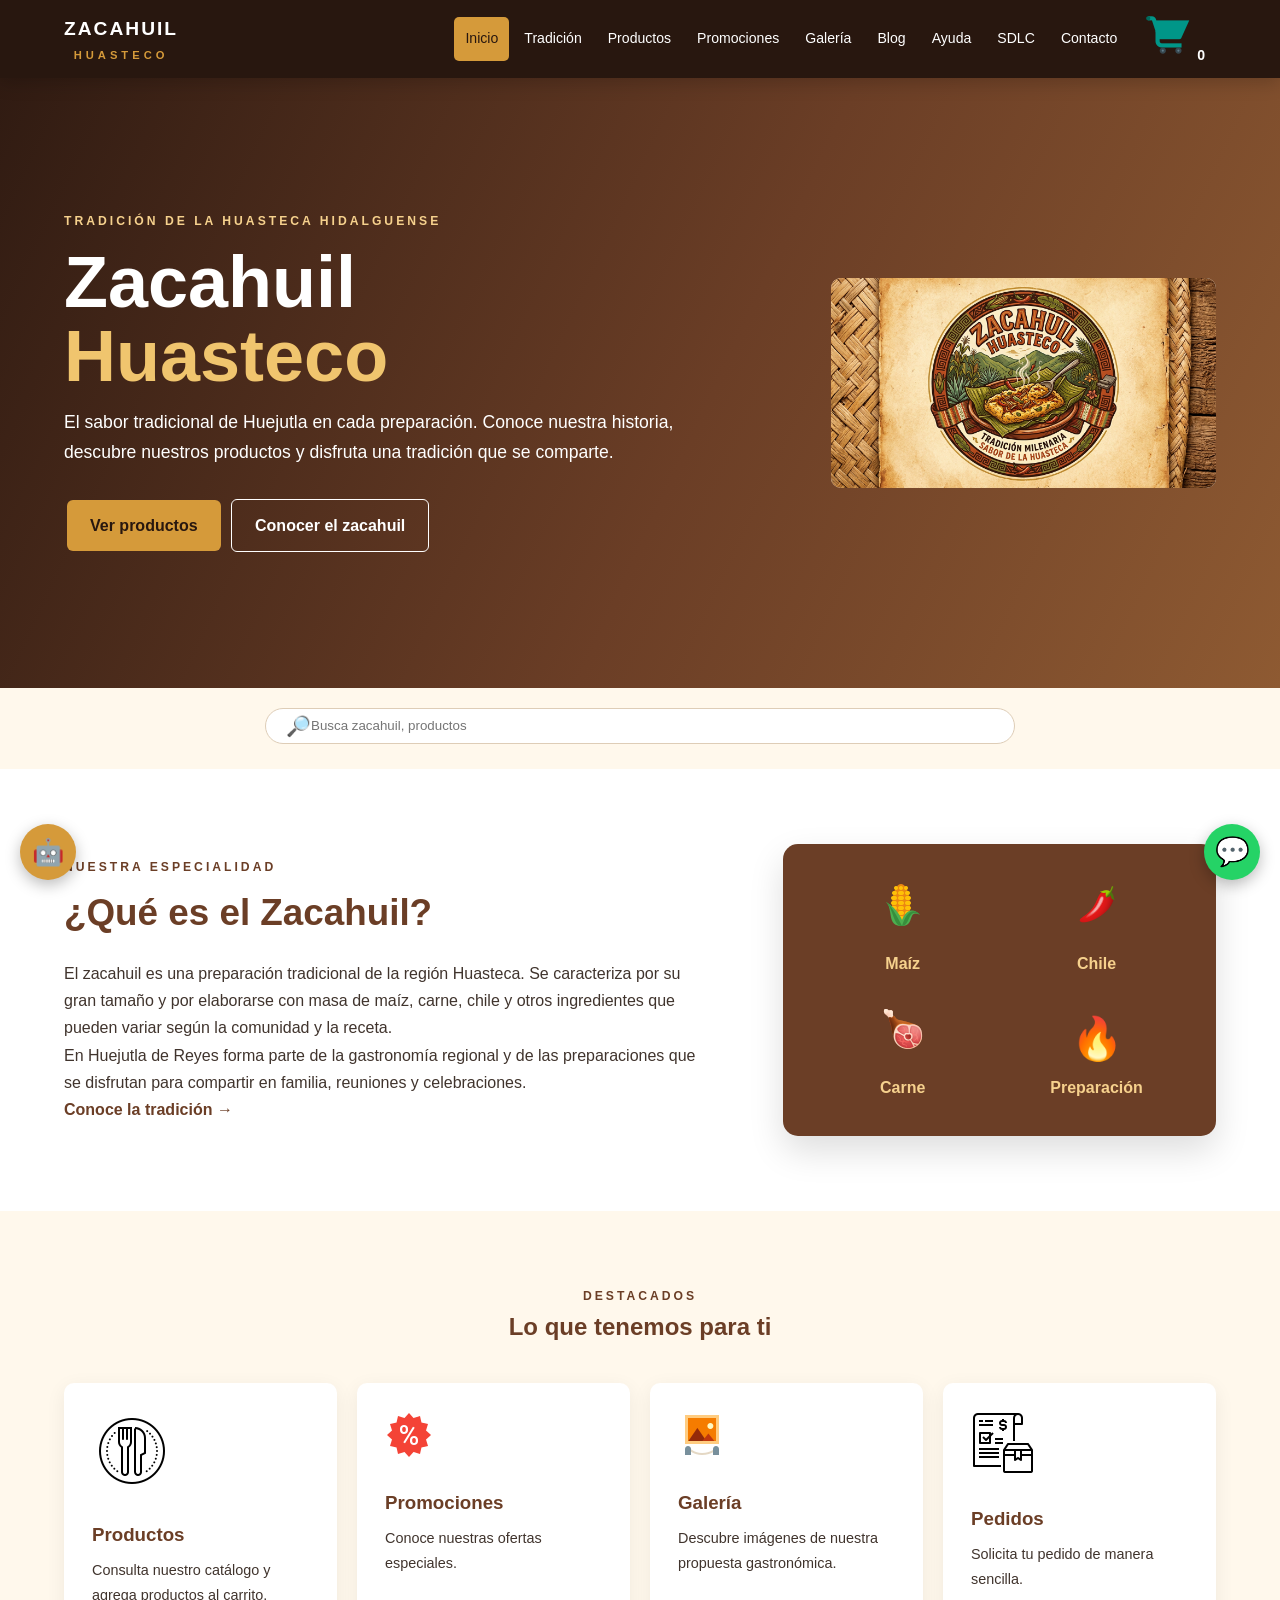
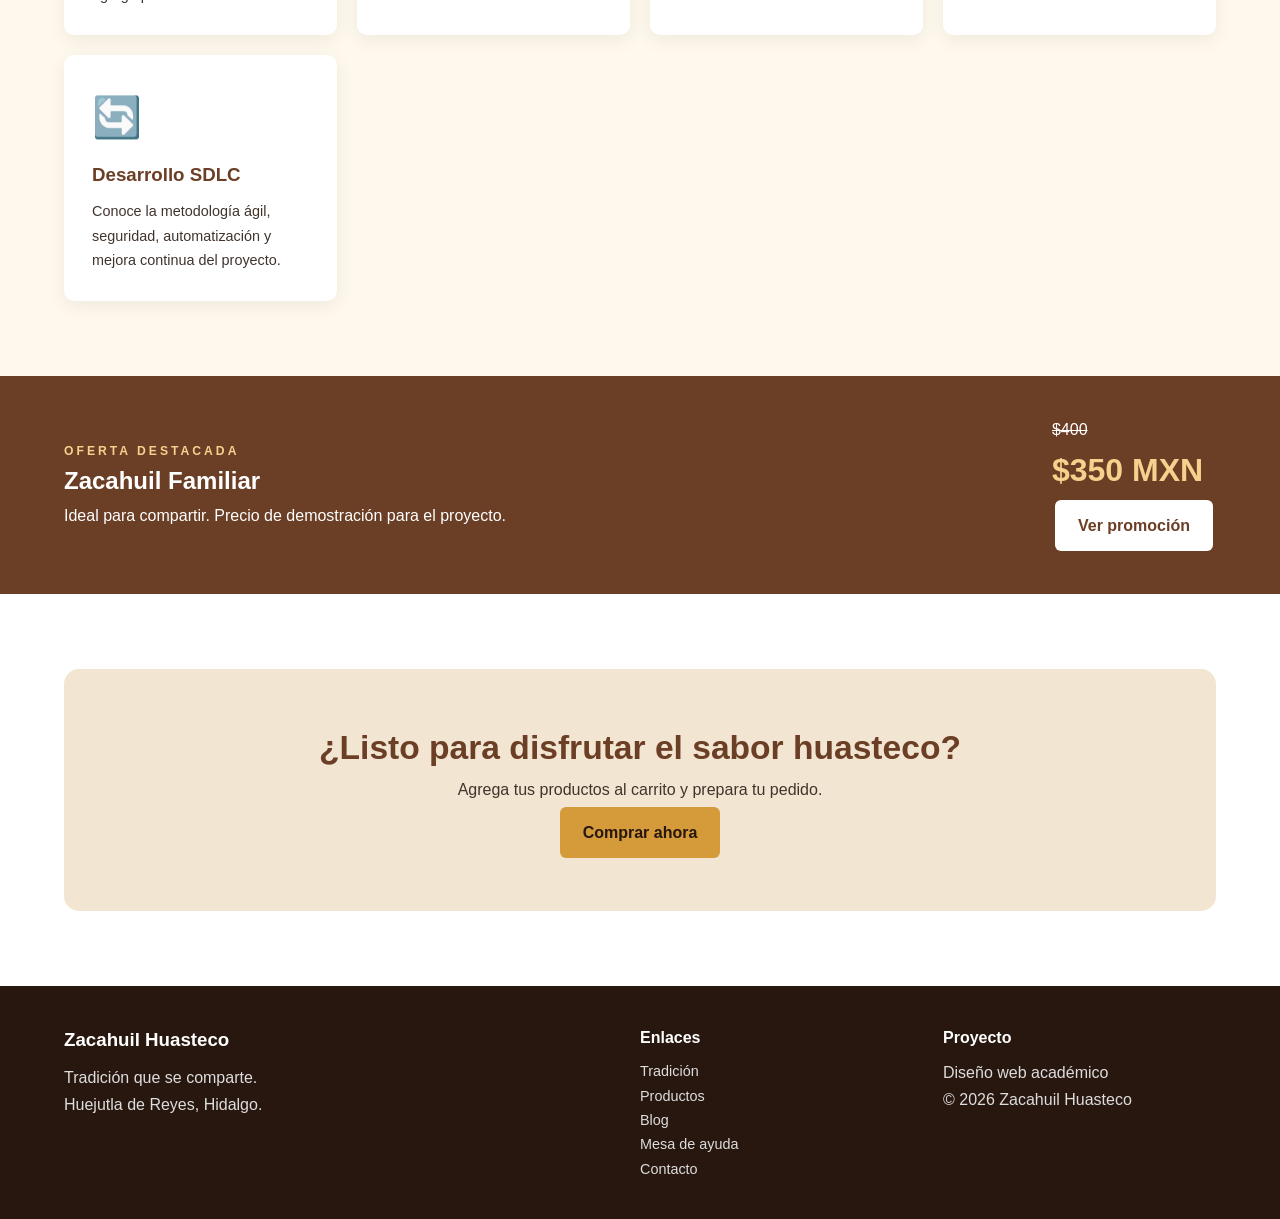
<file: index.html>
<!DOCTYPE html>
<html lang="es">
<head>
<meta charset="UTF-8">
<meta name="viewport" content="width=device-width, initial-scale=1.0">
<title>Zacahuil Huasteco | Sabor de Huejutla</title>
<meta name="description" content="Zacahuil Huasteco en Huejutla de Reyes, Hidalgo. Conoce nuestra tradición, productos, promociones y realiza tu pedido.">
<meta name="keywords" content="zacahuil, zacahuil huasteco, zacahuil en Huejutla, comprar zacahuil, comida huasteca, Huejutla Hidalgo">
<meta name="author" content="Zacahuil Huasteco">
<link rel="canonical" href="https://franhernannnnn-bot.github.io/">
<meta property="og:title" content="Zacahuil Huasteco | Sabor de Huejutla">
<meta property="og:description" content="Zacahuil tradicional de la Huasteca Hidalguense.">
<meta property="og:image" content="https://franhernannnnn-bot.github.io/img/logoPrin.jpg">
<meta property="og:type" content="website">
<meta name="google-site-verification" content="0JVRsY2L0hovP5f6j7J2zGAA-Gvo7FPwhw5fi0CFFLI" />
<link rel="stylesheet" href="css/style.css">
<script async src="https://www.googletagmanager.com/gtm.js?id=GTM-PDBS26NP"></script>
<script>
  window.dataLayer = window.dataLayer || [];
  function gtag(){dataLayer.push(arguments);}
  gtag('js', new Date());
</script>
</head>
<body>
<header class="header">
<div class="container nav">
<a class="logo" href="index.html">ZACAHUIL <span>HUASTECO</span></a>
<button class="menu-btn" onclick="toggleMenu()" aria-label="Abrir menú">☰</button>
<nav id="menu">
<a class="active" href="index.html">Inicio</a>
<a href="historia.html">Tradición</a>
<a href="productos.html">Productos</a>
<a href="promociones.html">Promociones</a>
<a href="galeria.html">Galería</a>
<a href="blog.html">Blog</a>
<a href="ayuda.html">Ayuda</a>
<a href="sdlc.html">SDLC</a>
<a href="contacto.html">Contacto</a>
<a class="cart-link" href="carrito.html"><img src="img/carro.png" alt="Carrito de compras" title="Carrito"> <span id="cartCount">0</span></a>
</nav>
</div></header>

<section class="hero">
<div class="hero-content container">
<div class="hero-copy">
<p class="eyebrow">TRADICIÓN DE LA HUASTECA HIDALGUENSE</p>
<h1>Zacahuil<br><span>Huasteco</span></h1>
<p class="hero-text">El sabor tradicional de Huejutla en cada preparación. Conoce nuestra historia, descubre nuestros productos y disfruta una tradición que se comparte.</p>
<a class="btn" href="productos.html">Ver productos</a>
<a class="btn outline" href="historia.html">Conocer el zacahuil</a>
</div>
<div class="gallery-item"><div class="photo-placeholder">
<img src="img/logoPrin.jpg" alt="Logo de Zacahuil Huasteco" title="Zacahuil Huasteco">
</div></div>
</div></section>

<section class="search-section">
<div class="container">
<div class="search-box"><span>🔎</span><input id="siteSearch" type="search" placeholder="Busca zacahuil, productos, promociones..." oninput="searchSite()" aria-label="Buscar en el sitio"></div>
<div id="searchResults" class="search-results"></div>
</div></section>

<section class="section">
<div class="container intro-grid">
<div><p class="eyebrow dark">NUESTRA ESPECIALIDAD</p><h2>¿Qué es el Zacahuil?</h2>
<p>El zacahuil es una preparación tradicional de la región Huasteca. Se caracteriza por su gran tamaño y por elaborarse con masa de maíz, carne, chile y otros ingredientes que pueden variar según la comunidad y la receta.</p>
<p>En Huejutla de Reyes forma parte de la gastronomía regional y de las preparaciones que se disfrutan para compartir en familia, reuniones y celebraciones.</p>
<a class="text-link" href="historia.html">Conoce la tradición →</a></div>
<div class="stat-card"><div><strong><img src="img/Maiz.png" alt="Mazorca de maíz, ingrediente del zacahuil" title="Maíz"></strong><span>Maíz</span></div><div><strong><img src="img/chile.png" alt="Chile seco para la salsa del zacahuil" title="Chile"></strong><span>Chile</span></div><div><strong><img src="img/Carne.png" alt="Carne para preparar zacahuil" title="Carne"></strong><span>Carne</span></div><div><strong>🔥</strong><span>Preparación</span></div></div>
</div></section>

<section class="section cream">
<div class="container"><div class="section-title"><p class="eyebrow dark">DESTACADOS</p><h2>Lo que tenemos para ti</h2></div>
<div class="feature-grid">
<a class="feature" href="productos.html"><span><img src="img/producto.png" alt="Catálogo de productos de zacahuil" title="Productos"></span>
<h3>Productos</h3><p>Consulta nuestro catálogo y agrega productos al carrito.</p></a>
<a class="feature" href="promociones.html"><span><img src="img/promocion.png" alt="Promociones de zacahuil huasteco" title="Promociones"></span><h3>Promociones</h3><p>Conoce nuestras ofertas especiales.</p></a>
<a class="feature" href="galeria.html"><span><img src="img/galeria.png" alt="Galería de imágenes del zacahuil" title="Galería"></span>
<h3>Galería</h3><p>Descubre imágenes de nuestra propuesta gastronómica.</p></a>
<a class="feature" href="pedidos.html"><span><img src="img/pedidos.png" alt="Hacer un pedido de zacahuil" title="Pedidos"></span><h3>Pedidos</h3><p>Solicita tu pedido de manera sencilla.</p></a>
<a class="feature" href="sdlc.html"><span>🔄</span><h3>Desarrollo SDLC</h3><p>Conoce la metodología ágil, seguridad, automatización y mejora continua del proyecto.</p></a>
</div></div></section>

<section class="promo-strip"><div class="container promo-flex"><div><p class="eyebrow">OFERTA DESTACADA</p><h2>Zacahuil Familiar</h2><p>Ideal para compartir. Precio de demostración para el proyecto.</p></div><div><span class="old-price">$400</span><strong>$350 MXN</strong><a class="btn btn-light" href="promociones.html">Ver promoción</a></div></div></section>

<section class="section"><div class="container cta-box"><h2>¿Listo para disfrutar el sabor huasteco?</h2><p>Agrega tus productos al carrito y prepara tu pedido.</p><a class="btn" href="productos.html">Comprar ahora</a></div></section>

<footer><div class="container footer-grid"><div><h3>Zacahuil Huasteco</h3><p>Tradición que se comparte.</p><p>Huejutla de Reyes, Hidalgo.</p></div><div><h4>Enlaces</h4><a href="historia.html">Tradición</a><a href="productos.html">Productos</a><a href="blog.html">Blog</a><a href="ayuda.html">Mesa de ayuda</a><a href="contacto.html">Contacto</a></div><div><h4>Proyecto</h4><p>Diseño web académico</p><p>© <span id="year"></span> Zacahuil Huasteco</p></div></div></footer>
<a class="whatsapp" href="https://wa.me/527716841329?text=Hola%2C%20quiero%20informaci%C3%B3n%20sobre%20el%20zacahuil." target="_blank" rel="noopener" aria-label="WhatsApp">💬</a>
<script src="js/script.js"></script><script src="js/carrito.js"></script><script src="js/chatbot.js"></script>
<script type="application/ld+json">
{"@context":"https://schema.org","@type":"Restaurant","name":"Zacahuil Huasteco","servesCuisine":"Huasteca","url":"https://franhernannnnn-bot.github.io/","address":{"@type":"PostalAddress","addressLocality":"Huejutla de Reyes","addressRegion":"Hidalgo","addressCountry":"MX"}}
</script>
</body>
</html>
</file>
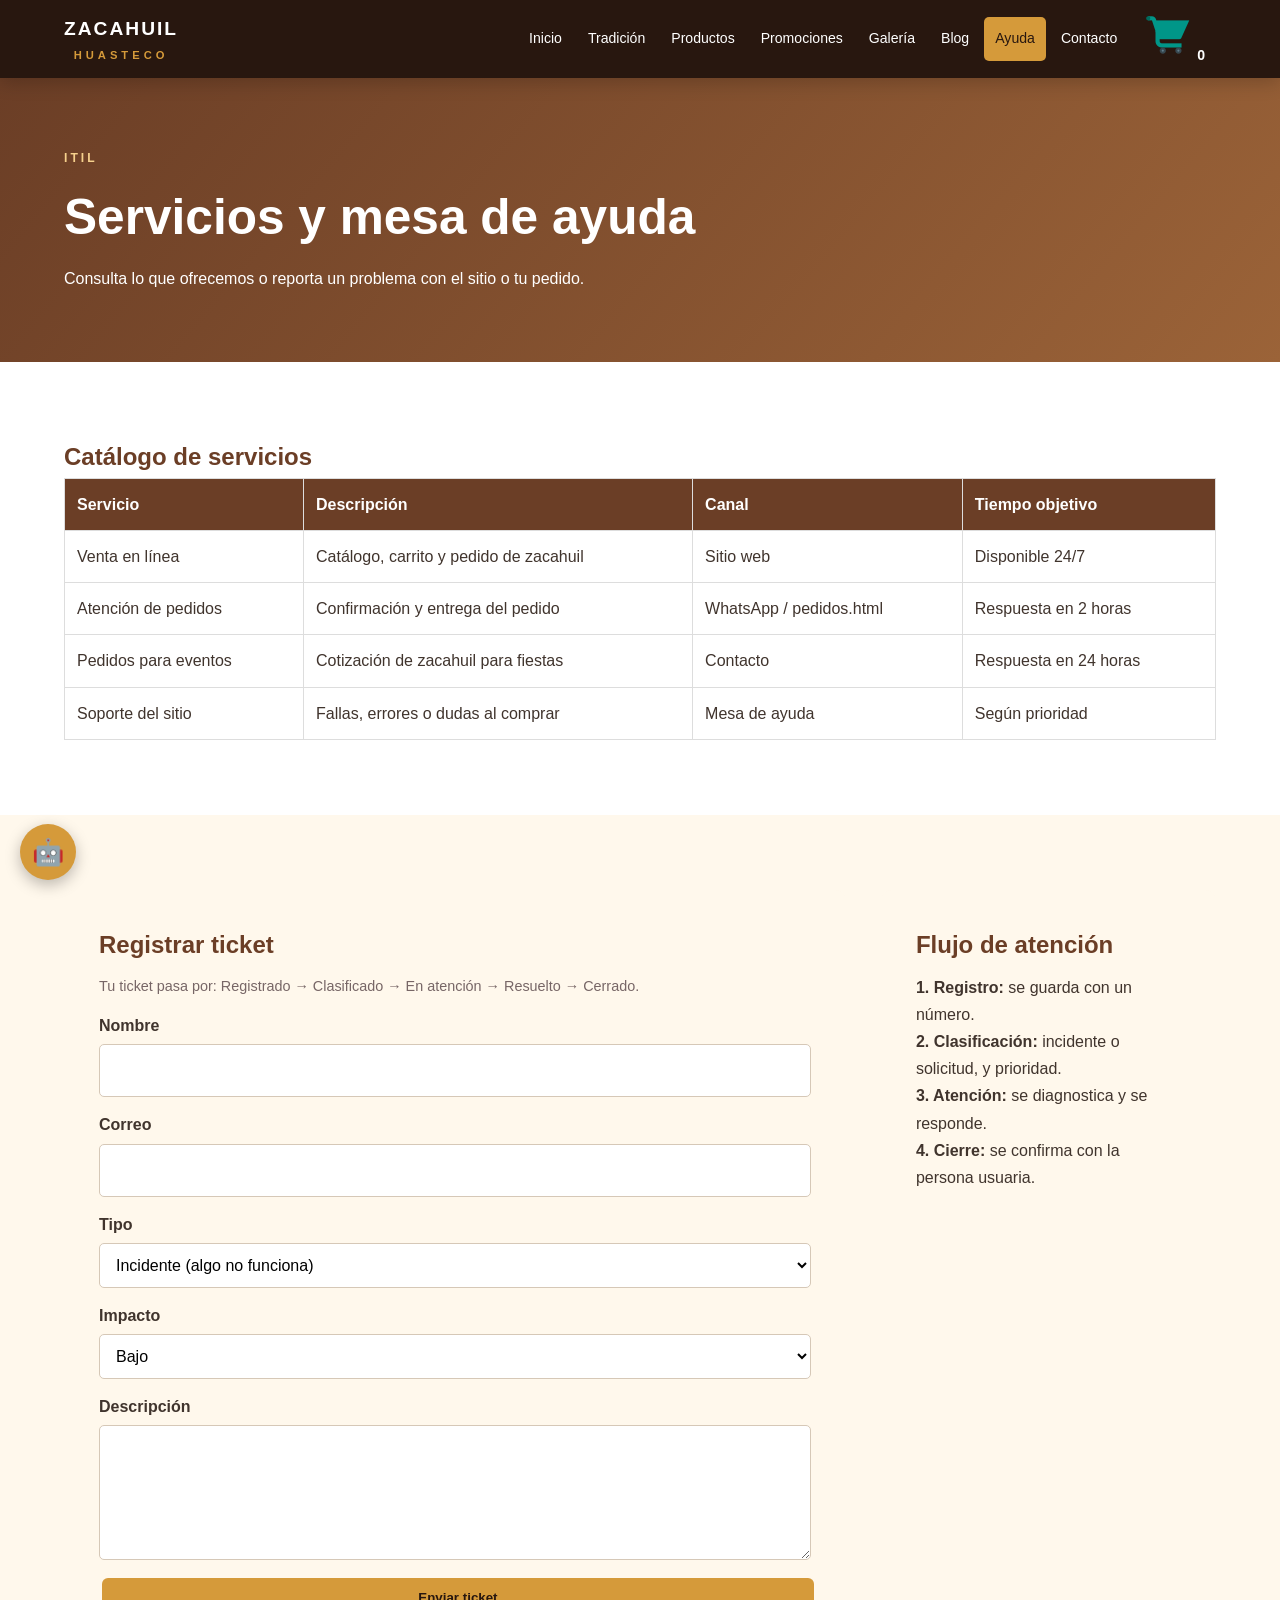
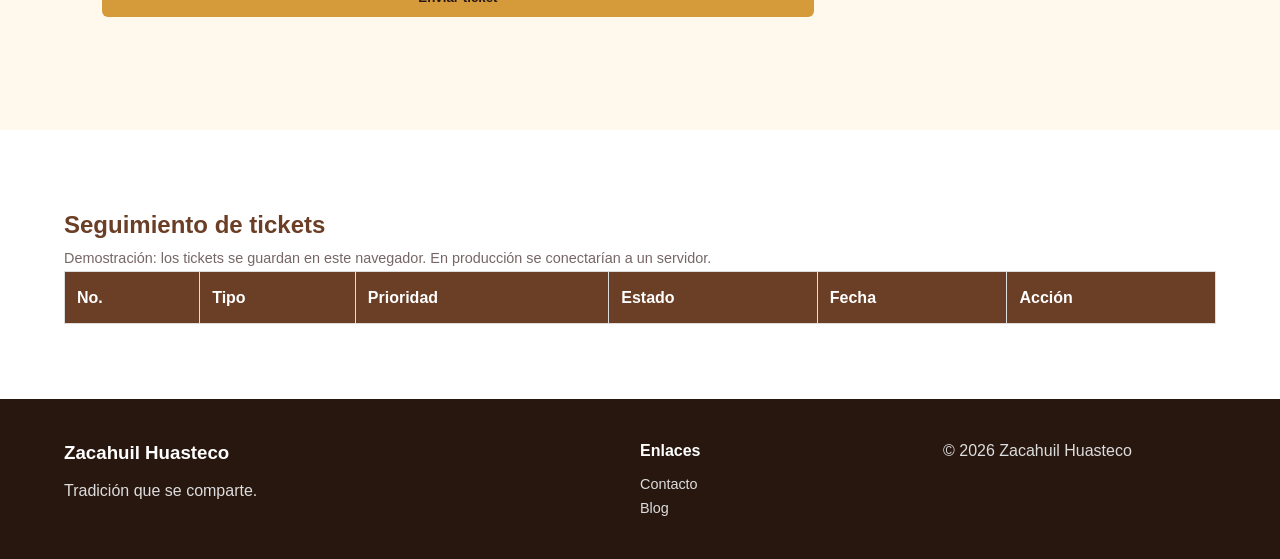
<file: ayuda.html>
<!DOCTYPE html>
<html lang="es"><head><meta charset="UTF-8"><meta name="viewport" content="width=device-width,initial-scale=1.0">
<title>Servicios y Mesa de ayuda | Zacahuil Huasteco</title>
<meta name="description" content="Catálogo de servicios de Zacahuil Huasteco y mesa de ayuda para reportar incidentes o solicitar servicios, con seguimiento por estado.">
<link rel="canonical" href="https://franhernannnnn-bot.github.io/zacahuil-huasteco/ayuda.html">
<link rel="stylesheet" href="css/style.css">
<style>.estado{display:inline-block;padding:3px 10px;border-radius:20px;font-size:.75rem;font-weight:bold;background:var(--light);color:var(--brown)}.estado.Cerrado{background:#dff3df;color:#236b2b}.estado.Resuelto{background:#e6f0d8;color:var(--green)}.tabla-scroll{overflow-x:auto}</style>
<script async src="https://www.googletagmanager.com/gtm.js?id=GTM-PDBS26NP"></script>
<script>
  window.dataLayer = window.dataLayer || [];
  function gtag(){dataLayer.push(arguments);}
  gtag('js', new Date());
</script>
</head>
<body>
<header class="header"><div class="container nav"><a class="logo" href="index.html">ZACAHUIL <span>HUASTECO</span></a><button class="menu-btn" onclick="toggleMenu()" aria-label="Abrir menú">☰</button>
<nav id="menu"><a href="index.html">Inicio</a><a href="historia.html">Tradición</a><a href="productos.html">Productos</a><a href="promociones.html">Promociones</a><a href="galeria.html">Galería</a><a href="blog.html">Blog</a><a class="active" href="ayuda.html">Ayuda</a><a href="contacto.html">Contacto</a><a class="cart-link" href="carrito.html"><img src="img/carro.png" alt="Carrito de compras" title="Carrito"> <span id="cartCount">0</span></a></nav></div></header>

<section class="page-banner"><div class="container"><p class="eyebrow">ITIL</p><h1>Servicios y mesa de ayuda</h1><p>Consulta lo que ofrecemos o reporta un problema con el sitio o tu pedido.</p></div></section>

<section class="section"><div class="container">
<h2>Catálogo de servicios</h2>
<div class="tabla-scroll"><table>
<tr><th>Servicio</th><th>Descripción</th><th>Canal</th><th>Tiempo objetivo</th></tr>
<tr><td>Venta en línea</td><td>Catálogo, carrito y pedido de zacahuil</td><td>Sitio web</td><td>Disponible 24/7</td></tr>
<tr><td>Atención de pedidos</td><td>Confirmación y entrega del pedido</td><td>WhatsApp / pedidos.html</td><td>Respuesta en 2 horas</td></tr>
<tr><td>Pedidos para eventos</td><td>Cotización de zacahuil para fiestas</td><td>Contacto</td><td>Respuesta en 24 horas</td></tr>
<tr><td>Soporte del sitio</td><td>Fallas, errores o dudas al comprar</td><td>Mesa de ayuda</td><td>Según prioridad</td></tr>
</table></div>
</div></section>

<section class="section cream"><div class="container form-layout">
<div class="form-box">
<h2>Registrar ticket</h2>
<p class="form-note">Tu ticket pasa por: Registrado → Clasificado → En atención → Resuelto → Cerrado.</p>
<form id="ticketForm">
<label for="tNombre">Nombre</label><input id="tNombre" required>
<label for="tCorreo">Correo</label><input id="tCorreo" type="email" required>
<label for="tTipo">Tipo</label>
<select id="tTipo"><option value="Incidente">Incidente (algo no funciona)</option><option value="Solicitud">Solicitud de servicio</option></select>
<label for="tPrioridad">Impacto</label>
<select id="tPrioridad"><option>Bajo</option><option>Medio</option><option>Alto</option></select>
<label for="tDesc">Descripción</label><textarea id="tDesc" rows="4" required></textarea>
<button class="btn full" type="submit">Enviar ticket</button>
</form>
<div class="success" id="tOk"></div>
</div>
<aside class="order-info"><h2>Flujo de atención</h2>
<p><b>1. Registro:</b> se guarda con un número.</p>
<p><b>2. Clasificación:</b> incidente o solicitud, y prioridad.</p>
<p><b>3. Atención:</b> se diagnostica y se responde.</p>
<p><b>4. Cierre:</b> se confirma con la persona usuaria.</p></aside>
</div></section>

<section class="section"><div class="container">
<h2>Seguimiento de tickets</h2>
<p class="form-note">Demostración: los tickets se guardan en este navegador. En producción se conectarían a un servidor.</p>
<div class="tabla-scroll"><table id="tTabla"><tr><th>No.</th><th>Tipo</th><th>Prioridad</th><th>Estado</th><th>Fecha</th><th>Acción</th></tr></table></div>
</div></section>

<footer><div class="container footer-grid"><div><h3>Zacahuil Huasteco</h3><p>Tradición que se comparte.</p></div><div><h4>Enlaces</h4><a href="contacto.html">Contacto</a><a href="blog.html">Blog</a></div><div><p>© <span id="year"></span> Zacahuil Huasteco</p></div></div></footer>
<script src="js/script.js"></script><script src="js/carrito.js"></script><script src="js/chatbot.js"></script>
<script>
const ESTADOS=["Registrado","Clasificado","En atención","Resuelto","Cerrado"];
const load=()=>{try{return JSON.parse(localStorage.getItem("tickets")||"[]")}catch(e){return[]}};
const save=t=>{try{localStorage.setItem("tickets",JSON.stringify(t))}catch(e){}};
function render(){const t=load(),tb=document.getElementById("tTabla");
tb.innerHTML="<tr><th>No.</th><th>Tipo</th><th>Prioridad</th><th>Estado</th><th>Fecha</th><th>Acción</th></tr>"+
t.map((x,i)=>`<tr><td>${x.id}</td><td>${x.tipo}</td><td>${x.prio}</td><td><span class="estado ${x.estado.replace(" ","")}">${x.estado}</span></td><td>${x.fecha}</td><td>${x.estado!=="Cerrado"?`<button class="btn small" onclick="avanzar(${i})">Avanzar estado</button>`:"—"}</td></tr>`).join("")}
function avanzar(i){const t=load();const n=ESTADOS.indexOf(t[i].estado);if(n<ESTADOS.length-1)t[i].estado=ESTADOS[n+1];save(t);render()}
document.getElementById("ticketForm").addEventListener("submit",e=>{e.preventDefault();
const t=load(),id="T-"+String(t.length+1).padStart(3,"0");
t.push({id,tipo:document.getElementById("tTipo").value,prio:document.getElementById("tPrioridad").value,estado:"Registrado",fecha:new Date().toLocaleDateString("es-MX")});
save(t);const ok=document.getElementById("tOk");ok.style.display="block";ok.textContent="Ticket "+id+" registrado. Te contactaremos por correo.";e.target.reset();render()});
render();
</script>
</body></html>
</file>
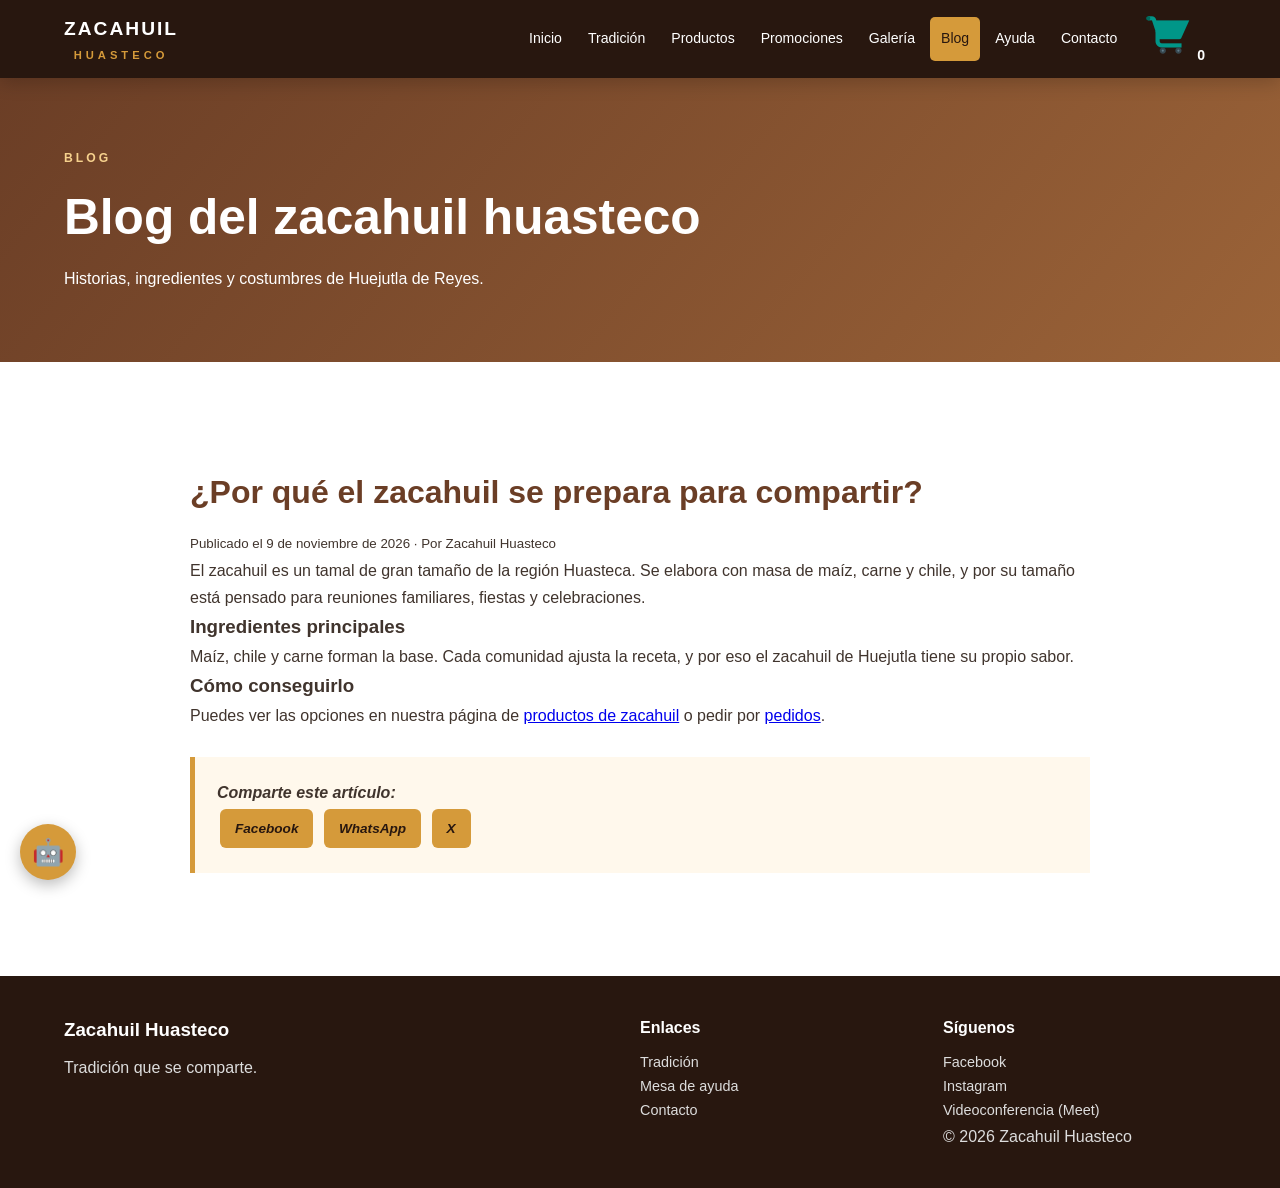
<file: blog.html>
<!DOCTYPE html>
<html lang="es"><head><meta charset="UTF-8"><meta name="viewport" content="width=device-width,initial-scale=1.0">
<title>Blog del Zacahuil Huasteco | Historia, recetas y tradición en Huejutla</title>
<meta name="description" content="Blog sobre el zacahuil huasteco: origen, ingredientes, cómo se prepara y por qué se comparte en la Huasteca Hidalguense.">
<link rel="canonical" href="https://franhernannnnn-bot.github.io/zacahuil-huasteco/blog.html">
<meta property="og:title" content="¿Por qué el zacahuil se prepara para compartir?">
<meta property="og:description" content="Origen y significado del zacahuil en la Huasteca Hidalguense.">
<meta property="og:type" content="article">
<link rel="stylesheet" href="css/style.css">
<script async src="https://www.googletagmanager.com/gtm.js?id=GTM-PDBS26NP"></script>
<script>
  window.dataLayer = window.dataLayer || [];
  function gtag(){dataLayer.push(arguments);}
  gtag('js', new Date());
</script>
</head>
<body>
<header class="header"><div class="container nav"><a class="logo" href="index.html">ZACAHUIL <span>HUASTECO</span></a><button class="menu-btn" onclick="toggleMenu()" aria-label="Abrir menú">☰</button>
<nav id="menu"><a href="index.html">Inicio</a><a href="historia.html">Tradición</a><a href="productos.html">Productos</a><a href="promociones.html">Promociones</a><a href="galeria.html">Galería</a><a class="active" href="blog.html">Blog</a><a href="ayuda.html">Ayuda</a><a href="contacto.html">Contacto</a><a class="cart-link" href="carrito.html"><img src="img/carro.png" alt="Carrito de compras" title="Carrito"> <span id="cartCount">0</span></a></nav></div></header>

<section class="page-banner"><div class="container"><p class="eyebrow">BLOG</p><h1>Blog del zacahuil huasteco</h1><p>Historias, ingredientes y costumbres de Huejutla de Reyes.</p></div></section>

<section class="section"><div class="container content">
<article>
<h2>¿Por qué el zacahuil se prepara para compartir?</h2>
<p><small>Publicado el 9 de noviembre de 2026 · Por Zacahuil Huasteco</small></p>
<p>El zacahuil es un tamal de gran tamaño de la región Huasteca. Se elabora con masa de maíz, carne y chile, y por su tamaño está pensado para reuniones familiares, fiestas y celebraciones.</p>
<h3>Ingredientes principales</h3>
<p>Maíz, chile y carne forman la base. Cada comunidad ajusta la receta, y por eso el zacahuil de Huejutla tiene su propio sabor.</p>
<h3>Cómo conseguirlo</h3>
<p>Puedes ver las opciones en nuestra página de <a href="productos.html">productos de zacahuil</a> o pedir por <a href="pedidos.html">pedidos</a>.</p>

<div class="quote" role="group" aria-label="Compartir este artículo">
<b>Comparte este artículo:</b><br>
<a class="btn small" id="shareFb" target="_blank" rel="noopener">Facebook</a>
<a class="btn small" id="shareWa" target="_blank" rel="noopener">WhatsApp</a>
<a class="btn small" id="shareX" target="_blank" rel="noopener">X</a>
</div>
</article>
</div></section>

<footer><div class="container footer-grid"><div><h3>Zacahuil Huasteco</h3><p>Tradición que se comparte.</p></div>
<div><h4>Enlaces</h4><a href="historia.html">Tradición</a><a href="ayuda.html">Mesa de ayuda</a><a href="contacto.html">Contacto</a></div>
<div><h4>Síguenos</h4><a href="https://facebook.com/TU_PAGINA" target="_blank" rel="noopener">Facebook</a><a href="https://instagram.com/TU_PERFIL" target="_blank" rel="noopener">Instagram</a><a href="https://meet.google.com/TU-CODIGO" target="_blank" rel="noopener">Videoconferencia (Meet)</a><p>© <span id="year"></span> Zacahuil Huasteco</p></div></div></footer>

<script src="js/script.js"></script><script src="js/carrito.js"></script><script src="js/chatbot.js"></script>
<script>
const u=encodeURIComponent(location.href),t=encodeURIComponent(document.title);
document.getElementById("shareFb").href="https://www.facebook.com/sharer/sharer.php?u="+u;
document.getElementById("shareWa").href="https://wa.me/?text="+t+"%20"+u;
document.getElementById("shareX").href="https://twitter.com/intent/tweet?text="+t+"&url="+u;
</script>
<script type="application/ld+json">
{"@context":"https://schema.org","@type":"BlogPosting","headline":"¿Por qué el zacahuil se prepara para compartir?","datePublished":"2026-11-09","author":{"@type":"Organization","name":"Zacahuil Huasteco"}}
</script>
</body></html>
</file>
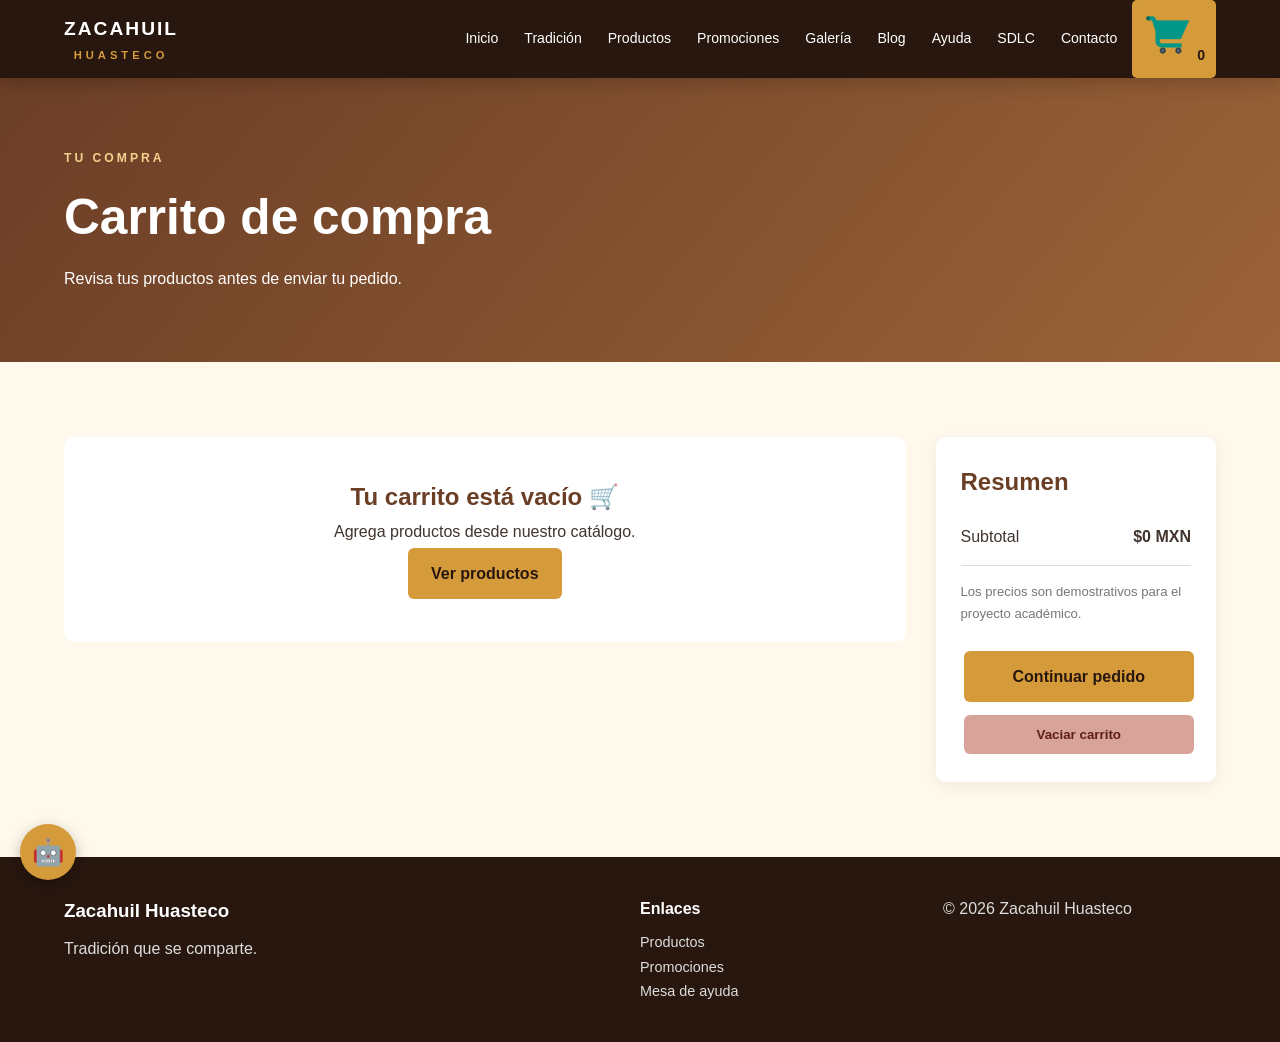
<file: carrito.html>
<!DOCTYPE html>
<html lang="es">
<head>
<meta charset="UTF-8">
<meta name="viewport" content="width=device-width,initial-scale=1.0">
<title>Carrito | Zacahuil Huasteco</title>
<meta name="description" content="Revisa tus productos de zacahuil huasteco antes de confirmar tu pedido.">
<link rel="stylesheet" href="css/style.css">
<script async src="https://www.googletagmanager.com/gtm.js?id=GTM-PDBS26NP"></script>
<script>
  window.dataLayer = window.dataLayer || [];
  function gtag(){dataLayer.push(arguments);}
  gtag('js', new Date());
</script>
</head>
<body>
<header class="header"><div class="container nav"><a class="logo" href="index.html">ZACAHUIL <span>HUASTECO</span></a><button class="menu-btn" onclick="toggleMenu()" aria-label="Abrir menú">☰</button>
<nav id="menu"><a href="index.html">Inicio</a><a href="historia.html">Tradición</a><a href="productos.html">Productos</a><a href="promociones.html">Promociones</a><a href="galeria.html">Galería</a><a href="blog.html">Blog</a><a href="ayuda.html">Ayuda</a><a href="sdlc.html">SDLC</a><a href="contacto.html">Contacto</a><a class="cart-link active" href="carrito.html"><img src="img/carro.png" alt="Carrito de compras" title="Carrito"> <span id="cartCount">0</span></a></nav></div></header>
<section class="page-banner"><div class="container"><p class="eyebrow">TU COMPRA</p><h1>Carrito de compra</h1><p>Revisa tus productos antes de enviar tu pedido.</p></div></section>
<section class="section cream"><div class="container cart-layout"><div><div id="cartItems"></div></div><aside class="summary"><h2>Resumen</h2><div class="summary-row"><span>Subtotal</span><strong id="cartTotal">$0 MXN</strong></div><p>Los precios son demostrativos para el proyecto académico.</p><a class="btn full" href="pedidos.html">Continuar pedido</a><button class="btn danger full" onclick="clearCart()">Vaciar carrito</button></aside></div></section>
<footer><div class="container footer-grid"><div><h3>Zacahuil Huasteco</h3><p>Tradición que se comparte.</p></div><div><h4>Enlaces</h4><a href="productos.html">Productos</a><a href="promociones.html">Promociones</a><a href="ayuda.html">Mesa de ayuda</a></div><div><p>© <span id="year"></span> Zacahuil Huasteco</p></div></div></footer>
<script src="js/script.js"></script><script src="js/carrito.js"></script><script src="js/chatbot.js"></script>
</body>
</html>
</file>
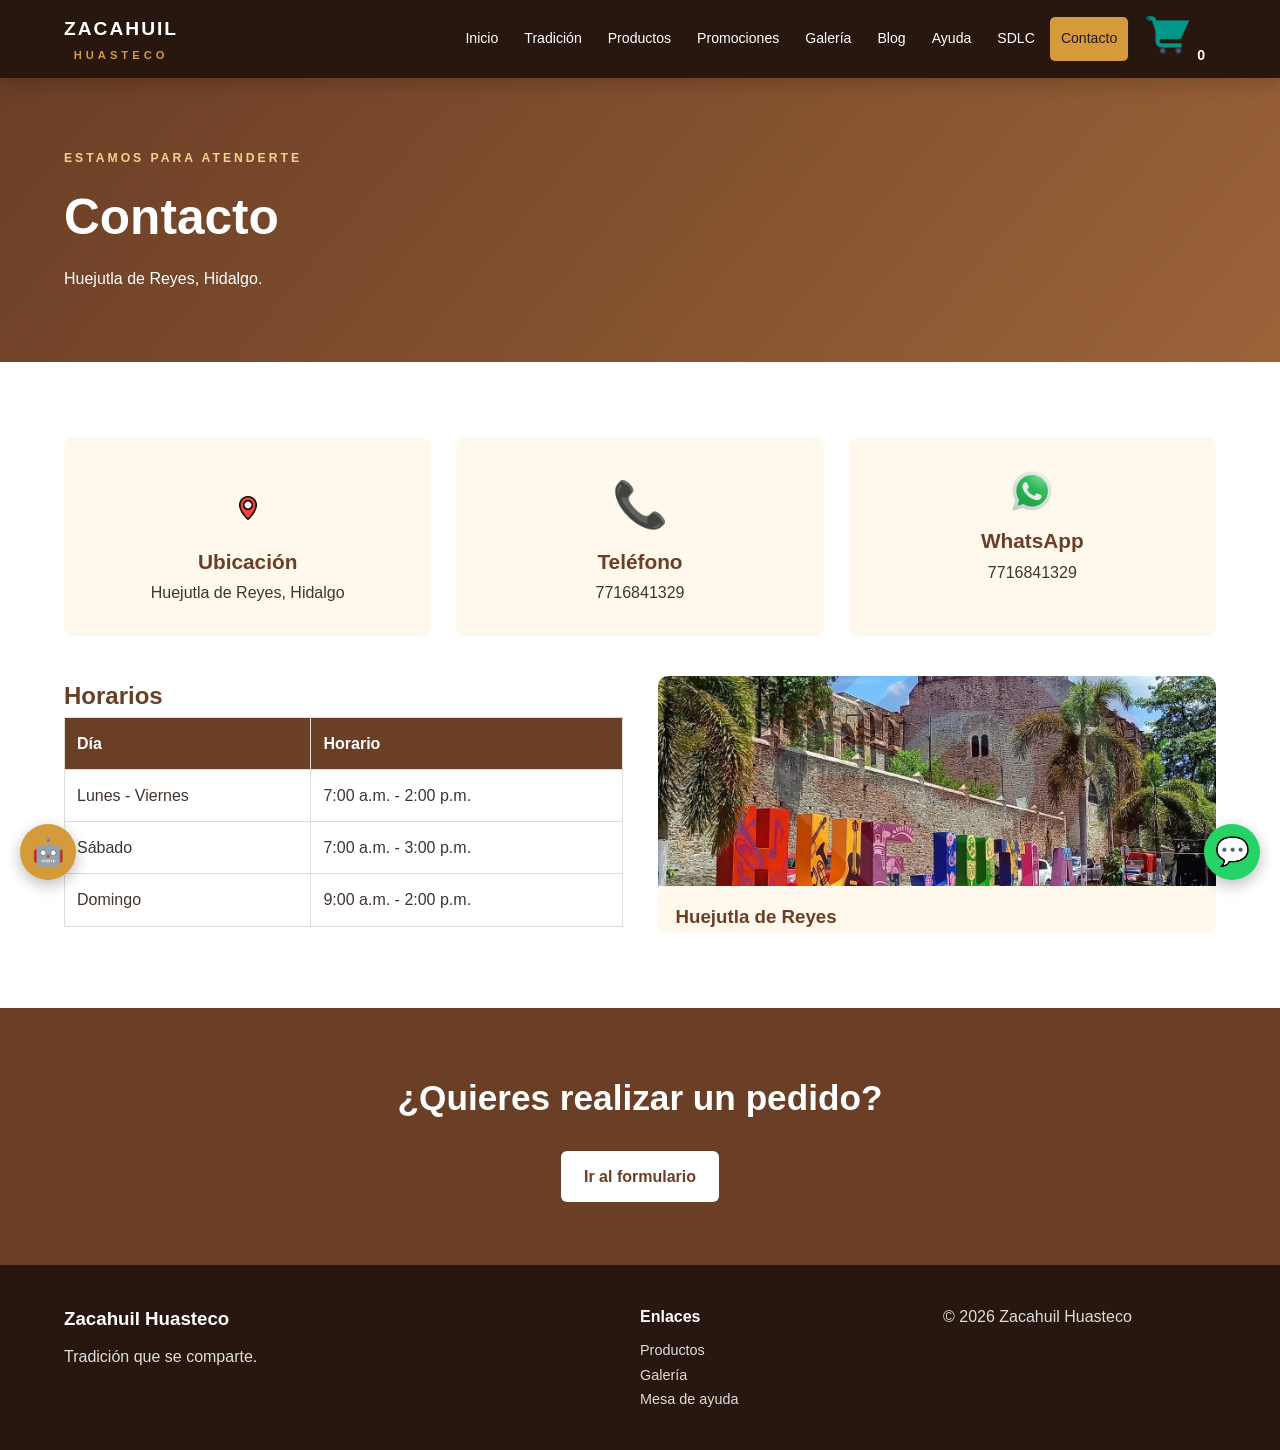
<file: contacto.html>
<!DOCTYPE html>
<html lang="es">
<head>
<meta charset="UTF-8">
<meta name="viewport" content="width=device-width,initial-scale=1.0">
<title>Contacto | Zacahuil Huasteco en Huejutla de Reyes</title>
<meta name="description" content="Contáctanos para pedidos y dudas sobre zacahuil huasteco en Huejutla de Reyes, Hidalgo. Horarios, teléfono y WhatsApp.">
<link rel="stylesheet" href="css/style.css">
<script async src="https://www.googletagmanager.com/gtm.js?id=GTM-PDBS26NP"></script>
<script>
  window.dataLayer = window.dataLayer || [];
  function gtag(){dataLayer.push(arguments);}
  gtag('js', new Date());
</script>
</head>
<body>
<header class="header"><div class="container nav"><a class="logo" href="index.html">ZACAHUIL <span>HUASTECO</span></a><button class="menu-btn" onclick="toggleMenu()" aria-label="Abrir menú">☰</button>
<nav id="menu"><a href="index.html">Inicio</a><a href="historia.html">Tradición</a><a href="productos.html">Productos</a><a href="promociones.html">Promociones</a><a href="galeria.html">Galería</a><a href="blog.html">Blog</a><a href="ayuda.html">Ayuda</a><a href="sdlc.html">SDLC</a><a class="active" href="contacto.html">Contacto</a><a class="cart-link" href="carrito.html"><img src="img/carro.png" alt="Carrito de compras" title="Carrito"> <span id="cartCount">0</span></a></nav></div></header>

<section class="page-banner"><div class="container"><p class="eyebrow">ESTAMOS PARA ATENDERTE</p><h1>Contacto</h1><p>Huejutla de Reyes, Hidalgo.</p></div></section>

<section class="section">
<div class="container contact-grid">
<div class="contact-card"><span><img src="img/ubi.png" alt="Ícono de ubicación en Huejutla de Reyes" title="Ubicación"></span><h2>Ubicación</h2><p>Huejutla de Reyes, Hidalgo</p></div>
<div class="contact-card"><span>📞</span><h2>Teléfono</h2><p>7716841329</p></div>
<div class="contact-card"><img src="img/wh.png" alt="Logo de WhatsApp" title="WhatsApp"><h2>WhatsApp</h2><p>7716841329</p></div>
</div>

<div class="container contact-main">
<div><h2>Horarios</h2>
<table><tr><th>Día</th><th>Horario</th></tr>
<tr><td>Lunes - Viernes</td><td>7:00 a.m. - 2:00 p.m.</td></tr>
<tr><td>Sábado</td><td>7:00 a.m. - 3:00 p.m.</td></tr>
<tr><td>Domingo</td><td>9:00 a.m. - 2:00 p.m.</td></tr></table></div>
<div class="gallery-item"><div class="photo-placeholder"><img src="img/municipio.jpeg" alt="Municipio de Huejutla de Reyes, Hidalgo" title="Huejutla de Reyes"></div><h3>Huejutla de Reyes</h3></div>
</div>
</section>

<section class="cta"><div class="container"><h2>¿Quieres realizar un pedido?</h2><a class="btn btn-light" href="pedidos.html">Ir al formulario</a></div></section>

<footer><div class="container footer-grid"><div><h3>Zacahuil Huasteco</h3><p>Tradición que se comparte.</p></div><div><h4>Enlaces</h4><a href="productos.html">Productos</a><a href="galeria.html">Galería</a><a href="ayuda.html">Mesa de ayuda</a></div><div><p>© <span id="year"></span> Zacahuil Huasteco</p></div></div></footer>
<a class="whatsapp" href="https://wa.me/527716841329?text=Hola%2C%20quiero%20informaci%C3%B3n." target="_blank" rel="noopener" aria-label="WhatsApp">💬</a>
<script src="js/script.js"></script><script src="js/carrito.js"></script><script src="js/chatbot.js"></script>
</body>
</html>
</file>
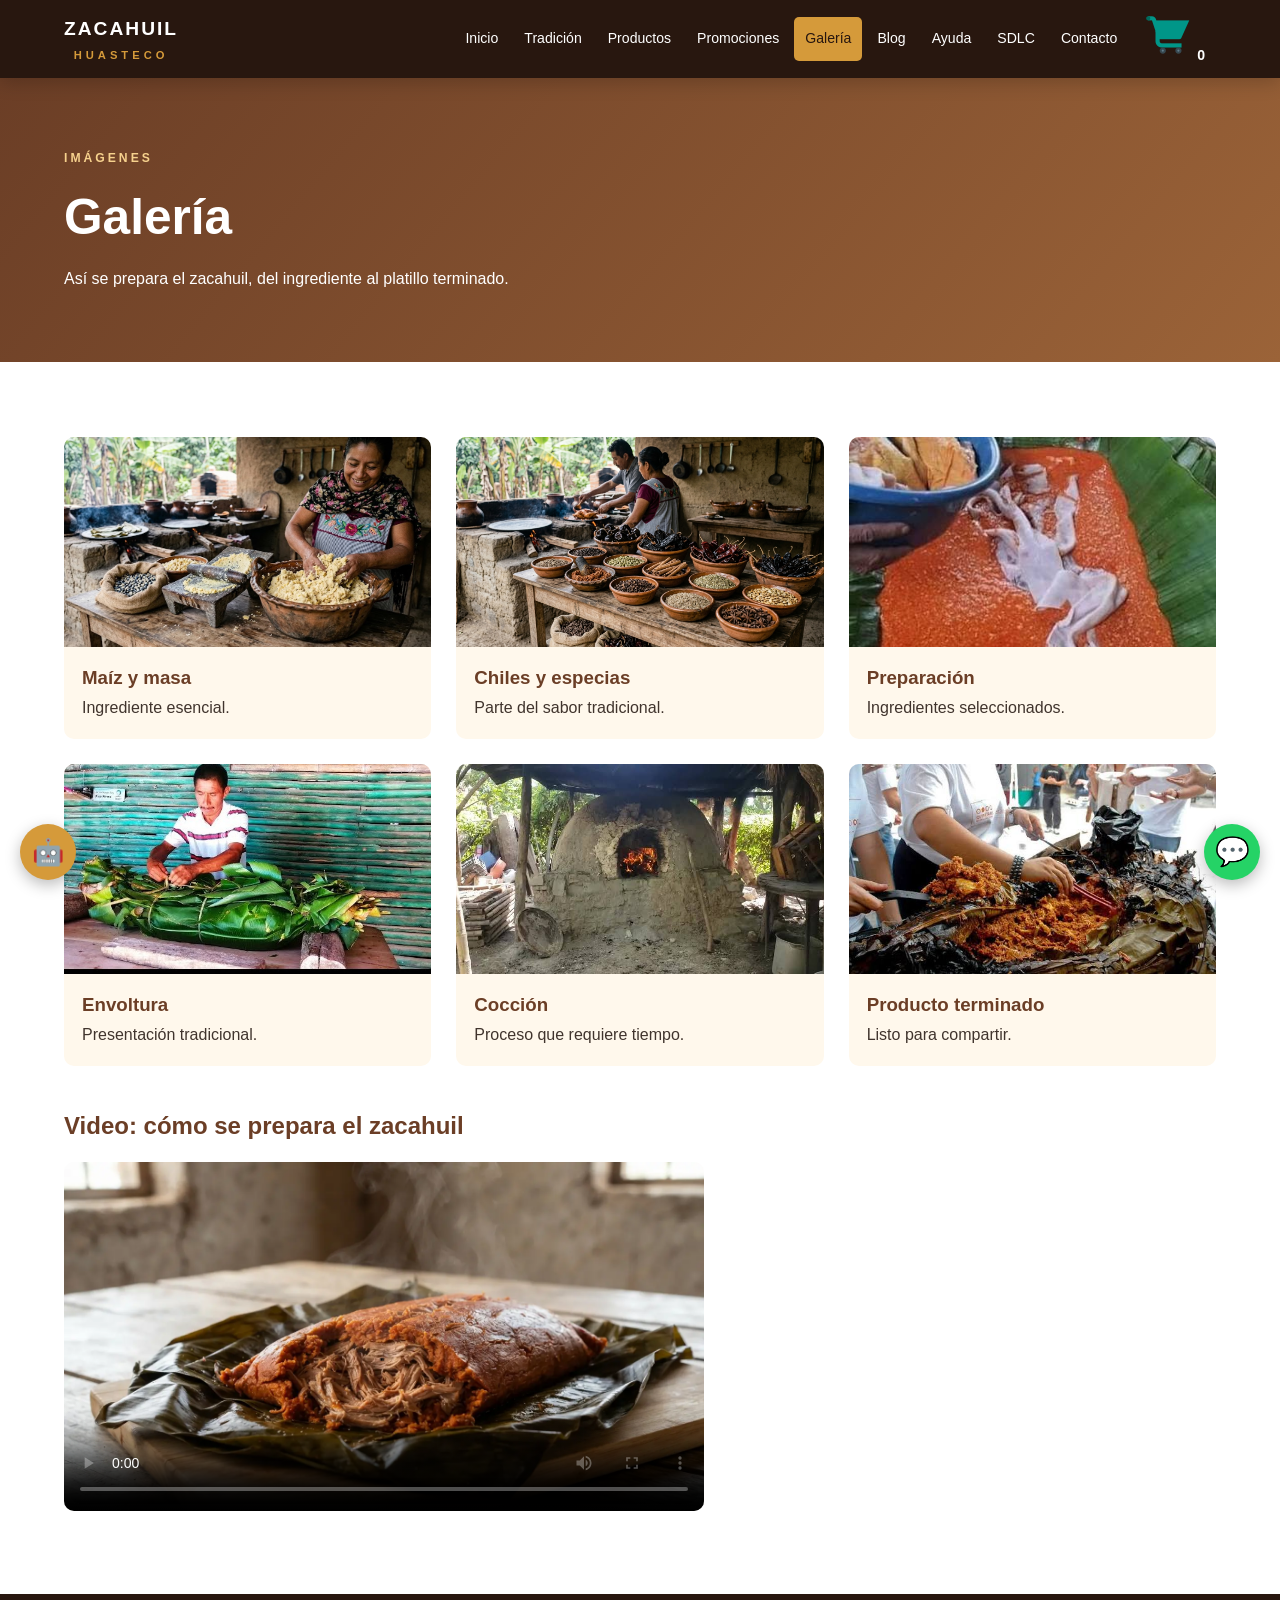
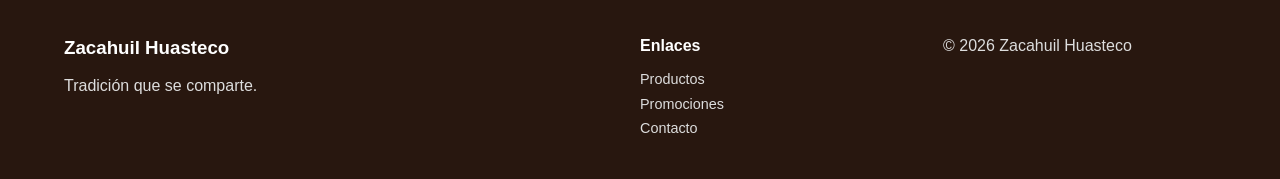
<file: galeria.html>
<!DOCTYPE html>
<html lang="es">
<head>
<meta charset="UTF-8">
<meta name="viewport" content="width=device-width,initial-scale=1.0">
<title>Galería de Zacahuil Huasteco | Preparación y fotos</title>
<meta name="description" content="Galería de fotos del zacahuil huasteco: maíz y masa, chiles, envoltura, cocción en horno y platillo terminado.">
<link rel="stylesheet" href="css/style.css">
<script async src="https://www.googletagmanager.com/gtm.js?id=GTM-PDBS26NP"></script>
<script>
  window.dataLayer = window.dataLayer || [];
  function gtag(){dataLayer.push(arguments);}
  gtag('js', new Date());
</script>
</head>
<body>
<header class="header"><div class="container nav"><a class="logo" href="index.html">ZACAHUIL <span>HUASTECO</span></a><button class="menu-btn" onclick="toggleMenu()" aria-label="Abrir menú">☰</button>
<nav id="menu"><a href="index.html">Inicio</a><a href="historia.html">Tradición</a><a href="productos.html">Productos</a><a href="promociones.html">Promociones</a><a class="active" href="galeria.html">Galería</a><a href="blog.html">Blog</a><a href="ayuda.html">Ayuda</a><a href="sdlc.html">SDLC</a><a href="contacto.html">Contacto</a><a class="cart-link" href="carrito.html"><img src="img/carro.png" alt="Carrito de compras" title="Carrito"> <span id="cartCount">0</span></a></nav></div></header>

<section class="page-banner"><div class="container"><p class="eyebrow">IMÁGENES</p><h1>Galería</h1><p>Así se prepara el zacahuil, del ingrediente al platillo terminado.</p></div></section>

<section class="section"><div class="container">
<div class="gallery">
<div class="gallery-item"><div class="photo-placeholder"><img src="img/masa y maiz.jpg" alt="Masa de maíz para preparar zacahuil" title="Maíz y masa"></div><h3>Maíz y masa</h3><p>Ingrediente esencial.</p></div>
<div class="gallery-item"><div class="photo-placeholder"><img src="img/Chiles y especias .jpg" alt="Chiles y especias para el zacahuil" title="Chiles y especias"></div><h3>Chiles y especias</h3><p>Parte del sabor tradicional.</p></div>
<div class="gallery-item"><div class="photo-placeholder"><img src="img/ingredientes sele.jpg" alt="Ingredientes seleccionados para el zacahuil" title="Preparación"></div><h3>Preparación</h3><p>Ingredientes seleccionados.</p></div>
<div class="gallery-item"><div class="photo-placeholder"><img src="img/envoltura.jpg" alt="Envoltura del zacahuil en hojas" title="Envoltura"></div><h3>Envoltura</h3><p>Presentación tradicional.</p></div>
<div class="gallery-item"><div class="photo-placeholder"><img src="img/horno.jpg" alt="Horno donde se cuece el zacahuil" title="Cocción"></div><h3>Cocción</h3><p>Proceso que requiere tiempo.</p></div>
<div class="gallery-item"><div class="photo-placeholder"><img src="img/terminado.jpg" alt="Zacahuil terminado y listo para servir" title="Producto terminado"></div><h3>Producto terminado</h3><p>Listo para compartir.</p></div>
</div>

<!-- VIDEO: borra desde aquí hasta "FIN VIDEO" si todavía no tienes el archivo -->
<h2 style="margin:40px 0 15px">Video: cómo se prepara el zacahuil</h2>
<video controls preload="metadata" poster="img/video-poster.webp" width="640" style="max-width:100%;border-radius:10px">
<source src="video/zacahuil.mp4" type="video/mp4">
Tu navegador no puede reproducir este video.
</video>
<script type="application/ld+json">
{"@context":"https://schema.org","@type":"VideoObject","name":"Cómo se prepara el zacahuil","description":"Preparación tradicional del zacahuil huasteco.","thumbnailUrl":"https://franhernannnnn-bot.github.io/img/video-poster.webp","uploadDate":"2026-11-19","contentUrl":"https://franhernannnnn-bot.github.io/video/zacahuil.mp4"}
</script>
<!-- FIN VIDEO -->
</div></section>

<footer><div class="container footer-grid"><div><h3>Zacahuil Huasteco</h3><p>Tradición que se comparte.</p></div><div><h4>Enlaces</h4><a href="productos.html">Productos</a><a href="promociones.html">Promociones</a><a href="contacto.html">Contacto</a></div><div><p>© <span id="year"></span> Zacahuil Huasteco</p></div></div></footer>
<a class="whatsapp" href="https://wa.me/527716841329?text=Hola%2C%20quiero%20informaci%C3%B3n." target="_blank" rel="noopener" aria-label="WhatsApp">💬</a>
<script src="js/script.js"></script><script src="js/carrito.js"></script><script src="js/chatbot.js"></script>
</body>
</html>
</file>
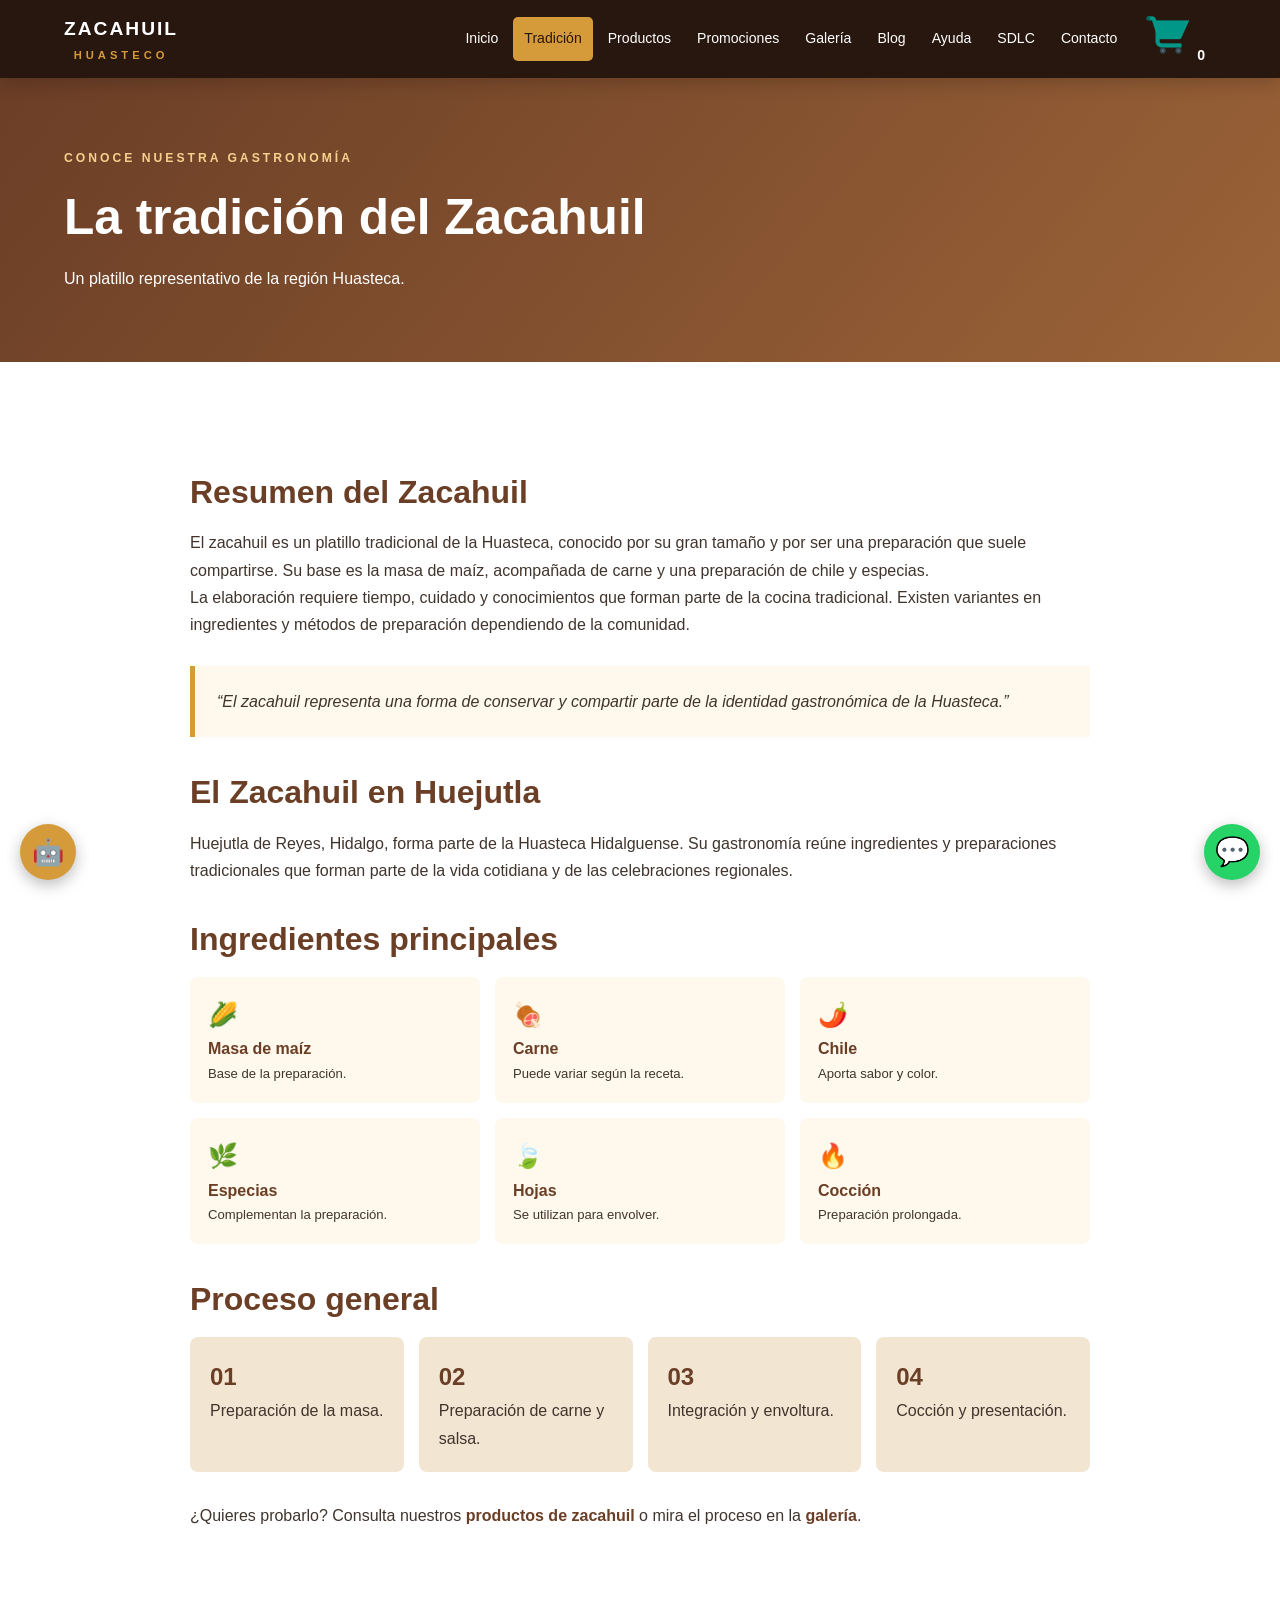
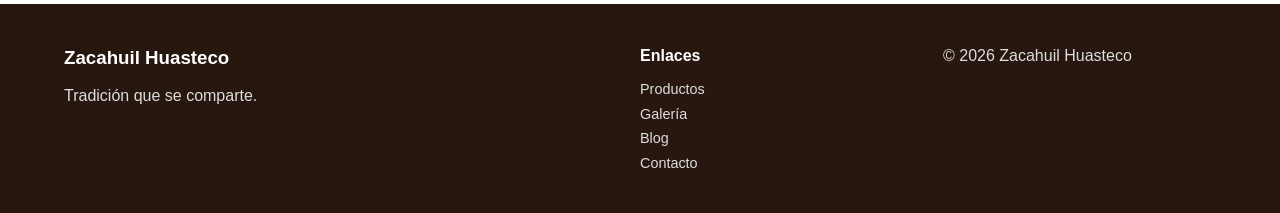
<file: historia.html>
<!DOCTYPE html>
<html lang="es">
<head>
<meta charset="UTF-8">
<meta name="viewport" content="width=device-width,initial-scale=1.0">
<title>La tradición del Zacahuil | Historia y origen en la Huasteca</title>
<meta name="description" content="Conoce el zacahuil, sus ingredientes, preparación y relación con la gastronomía de la Huasteca Hidalguense y Huejutla de Reyes.">
<link rel="stylesheet" href="css/style.css">
<script async src="https://www.googletagmanager.com/gtm.js?id=GTM-PDBS26NP"></script>
<script>
  window.dataLayer = window.dataLayer || [];
  function gtag(){dataLayer.push(arguments);}
  gtag('js', new Date());
</script>
</head>
<body>
<header class="header"><div class="container nav"><a class="logo" href="index.html">ZACAHUIL <span>HUASTECO</span></a><button class="menu-btn" onclick="toggleMenu()" aria-label="Abrir menú">☰</button>
<nav id="menu"><a href="index.html">Inicio</a><a class="active" href="historia.html">Tradición</a><a href="productos.html">Productos</a><a href="promociones.html">Promociones</a><a href="galeria.html">Galería</a><a href="blog.html">Blog</a><a href="ayuda.html">Ayuda</a><a href="sdlc.html">SDLC</a><a href="contacto.html">Contacto</a><a class="cart-link" href="carrito.html"><img src="img/carro.png" alt="Carrito de compras" title="Carrito"> <span id="cartCount">0</span></a></nav></div></header>

<section class="page-banner"><div class="container"><p class="eyebrow">CONOCE NUESTRA GASTRONOMÍA</p><h1>La tradición del Zacahuil</h1><p>Un platillo representativo de la región Huasteca.</p></div></section>

<section class="section"><div class="container content">
<h2>Resumen del Zacahuil</h2>
<p>El zacahuil es un platillo tradicional de la Huasteca, conocido por su gran tamaño y por ser una preparación que suele compartirse. Su base es la masa de maíz, acompañada de carne y una preparación de chile y especias.</p>
<p>La elaboración requiere tiempo, cuidado y conocimientos que forman parte de la cocina tradicional. Existen variantes en ingredientes y métodos de preparación dependiendo de la comunidad.</p>
<div class="quote">“El zacahuil representa una forma de conservar y compartir parte de la identidad gastronómica de la Huasteca.”</div>

<h2>El Zacahuil en Huejutla</h2>
<p>Huejutla de Reyes, Hidalgo, forma parte de la Huasteca Hidalguense. Su gastronomía reúne ingredientes y preparaciones tradicionales que forman parte de la vida cotidiana y de las celebraciones regionales.</p>

<h2>Ingredientes principales</h2>
<div class="ingredient-grid"><div>🌽<b>Masa de maíz</b><small>Base de la preparación.</small></div><div>🍖<b>Carne</b><small>Puede variar según la receta.</small></div><div>🌶️<b>Chile</b><small>Aporta sabor y color.</small></div><div>🌿<b>Especias</b><small>Complementan la preparación.</small></div><div>🍃<b>Hojas</b><small>Se utilizan para envolver.</small></div><div>🔥<b>Cocción</b><small>Preparación prolongada.</small></div></div>

<h2>Proceso general</h2>
<div class="timeline"><div><b>01</b><p>Preparación de la masa.</p></div><div><b>02</b><p>Preparación de carne y salsa.</p></div><div><b>03</b><p>Integración y envoltura.</p></div><div><b>04</b><p>Cocción y presentación.</p></div></div>

<p style="margin-top:30px">¿Quieres probarlo? Consulta nuestros <a class="text-link" href="productos.html">productos de zacahuil</a> o mira el proceso en la <a class="text-link" href="galeria.html">galería</a>.</p>
</div></section>

<footer><div class="container footer-grid"><div><h3>Zacahuil Huasteco</h3><p>Tradición que se comparte.</p></div><div><h4>Enlaces</h4><a href="productos.html">Productos</a><a href="galeria.html">Galería</a><a href="blog.html">Blog</a><a href="contacto.html">Contacto</a></div><div><p>© <span id="year"></span> Zacahuil Huasteco</p></div></div></footer>
<a class="whatsapp" href="https://wa.me/527716841329?text=Hola%2C%20quiero%20informaci%C3%B3n%20sobre%20el%20zacahuil." target="_blank" rel="noopener" aria-label="WhatsApp">💬</a>
<script src="js/script.js"></script><script src="js/carrito.js"></script><script src="js/chatbot.js"></script>
</body>
</html>
</file>
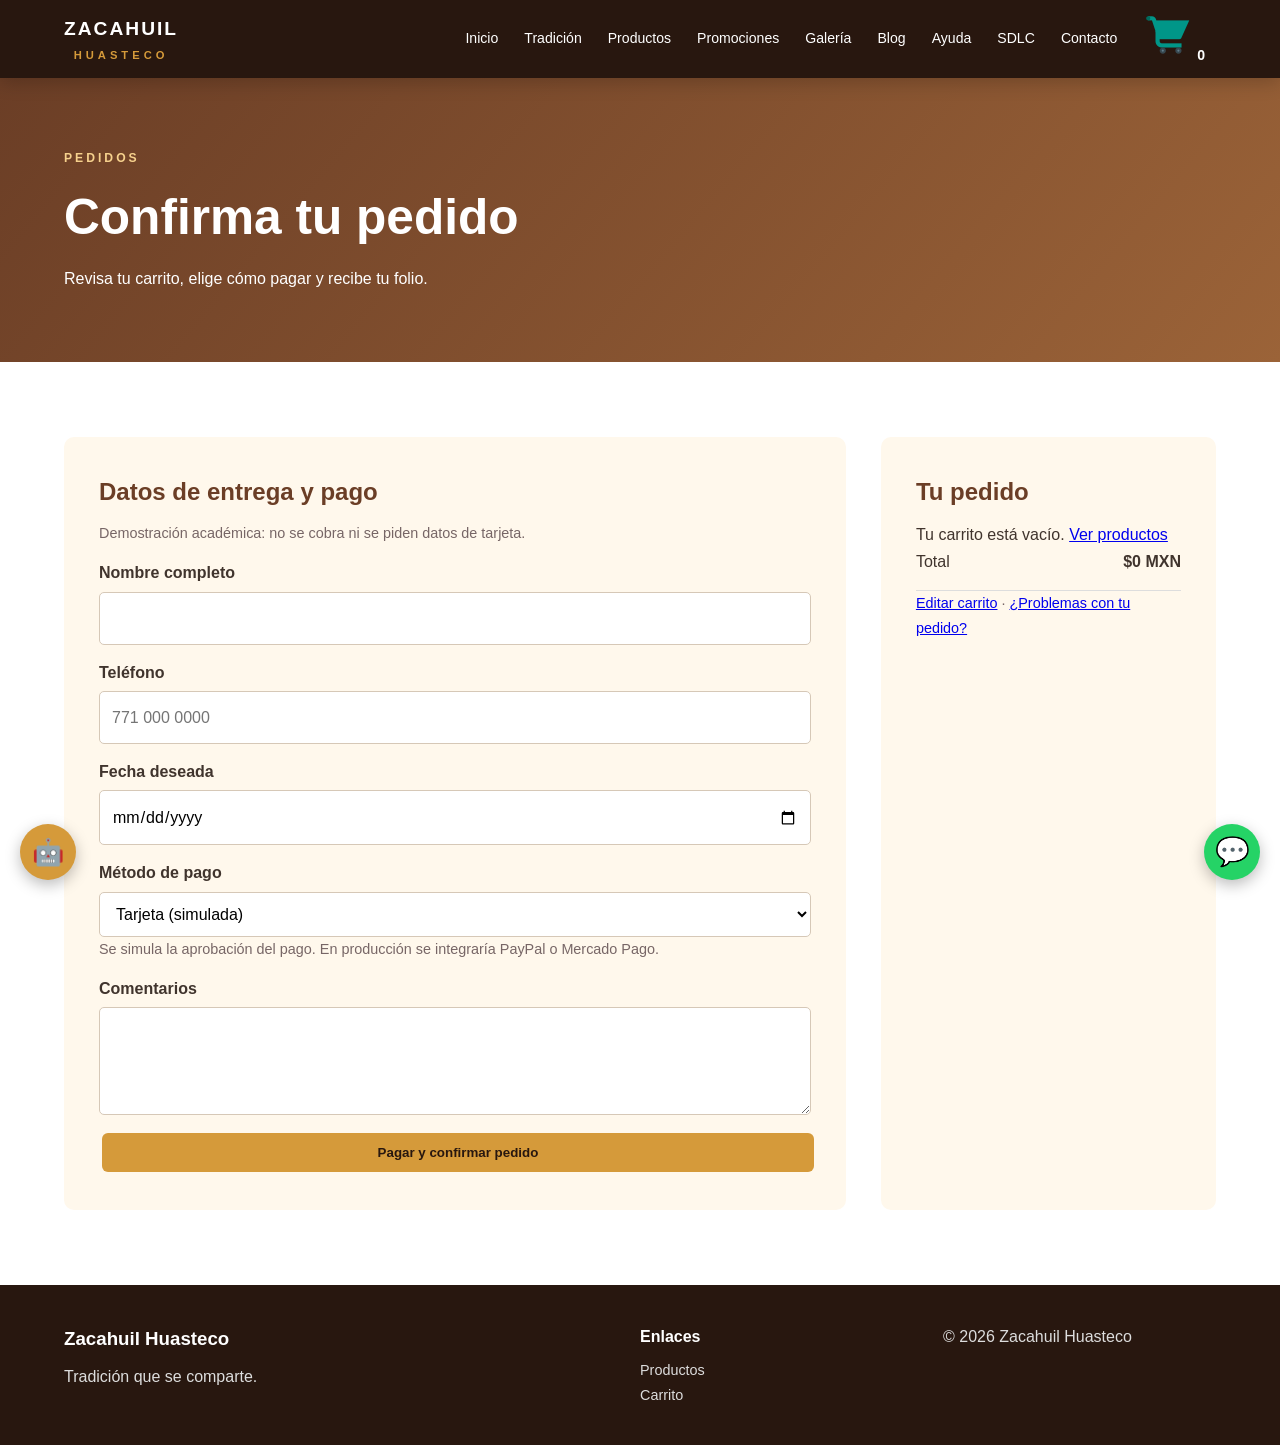
<file: pedidos.html>
<!DOCTYPE html>
<html lang="es"><head><meta charset="UTF-8"><meta name="viewport" content="width=device-width,initial-scale=1.0">
<title>Pedidos y pago | Zacahuil Huasteco</title>
<meta name="description" content="Confirma tu pedido de zacahuil huasteco en Huejutla de Reyes: elige método de pago y fecha de entrega.">
<link rel="stylesheet" href="css/style.css"><script async src="https://www.googletagmanager.com/gtm.js?id=GTM-PDBS26NP"></script>
<script>
  window.dataLayer = window.dataLayer || [];
  function gtag(){dataLayer.push(arguments);}
  gtag('js', new Date());
</script>
</head>
<body>
<header class="header"><div class="container nav"><a class="logo" href="index.html">ZACAHUIL <span>HUASTECO</span></a><button class="menu-btn" onclick="toggleMenu()" aria-label="Abrir menú">☰</button>
<nav id="menu"><a href="index.html">Inicio</a><a href="historia.html">Tradición</a><a href="productos.html">Productos</a><a href="promociones.html">Promociones</a><a href="galeria.html">Galería</a><a href="blog.html">Blog</a><a href="ayuda.html">Ayuda</a><a href="sdlc.html">SDLC</a><a href="contacto.html">Contacto</a><a class="cart-link" href="carrito.html"><img src="img/carro.png" alt="Carrito de compras" title="Carrito"> <span id="cartCount">0</span></a></nav></div></header>

<section class="page-banner"><div class="container"><p class="eyebrow">PEDIDOS</p><h1>Confirma tu pedido</h1><p>Revisa tu carrito, elige cómo pagar y recibe tu folio.</p></div></section>

<section class="section"><div class="container form-layout">
<div class="form-box"><h2>Datos de entrega y pago</h2><p class="form-note">Demostración académica: no se cobra ni se piden datos de tarjeta.</p>
<form id="checkoutForm">
<label for="nombre">Nombre completo</label><input id="nombre" required autocomplete="name">
<label for="telefono">Teléfono</label><input id="telefono" type="tel" required autocomplete="tel" placeholder="771 000 0000">
<label for="fecha">Fecha deseada</label><input id="fecha" type="date" required>
<label for="pago">Método de pago</label>
<select id="pago" required><option value="Tarjeta (simulada)">Tarjeta (simulada)</option><option value="Transferencia">Transferencia bancaria</option><option value="Efectivo">Efectivo contra entrega</option></select>
<p class="form-note" id="pagoInfo"></p>
<label for="comentarios">Comentarios</label><textarea id="comentarios" rows="3"></textarea>
<button class="btn full" type="submit">Pagar y confirmar pedido</button>
</form>
<div id="mensaje" class="success" role="status"></div></div>

<aside class="order-info"><h2>Tu pedido</h2><div id="resumen"></div>
<div class="summary-row"><span>Total</span><strong id="totalPedido">$0 MXN</strong></div>
<p class="form-note"><a href="carrito.html">Editar carrito</a> · <a href="ayuda.html">¿Problemas con tu pedido?</a></p></aside>
</div></section>

<footer><div class="container footer-grid"><div><h3>Zacahuil Huasteco</h3><p>Tradición que se comparte.</p></div><div><h4>Enlaces</h4><a href="productos.html">Productos</a><a href="carrito.html">Carrito</a></div><div><p>© <span id="year"></span> Zacahuil Huasteco</p></div></div></footer>
<a class="whatsapp" href="https://wa.me/527716841329?text=Hola%2C%20quiero%20hacer%20un%20pedido." target="_blank" rel="noopener" aria-label="WhatsApp">💬</a>
<script src="js/script.js"></script><script src="js/carrito.js"></script><script src="js/chatbot.js"></script>
<script>
const $=id=>document.getElementById(id);
const info={"Tarjeta (simulada)":"Se simula la aprobación del pago. En producción se integraría PayPal o Mercado Pago.","Transferencia":"Recibirás los datos bancarios por WhatsApp al confirmar.","Efectivo":"Pagas al recibir tu pedido."};
function resumen(){$("resumen").innerHTML=cart.length?cart.map(x=>`<p>${x.qty} × ${x.name} — $${x.price*x.qty} MXN</p>`).join(""):"<p>Tu carrito está vacío. <a href='productos.html'>Ver productos</a></p>";$("totalPedido").textContent="$"+cart.reduce((s,x)=>s+x.price*x.qty,0)+" MXN"}
$("pago").addEventListener("change",()=>$("pagoInfo").textContent=info[$("pago").value]);
$("pagoInfo").textContent=info[$("pago").value];
$("fecha").min=new Date().toISOString().slice(0,10);
$("checkoutForm").addEventListener("submit",e=>{e.preventDefault();
 if(!cart.length){toast("Tu carrito está vacío");return}
 const stock=getStock(),sinStock=cart.find(x=>x.qty>stock[x.name]);
 if(sinStock){toast("Sin existencias suficientes de "+sinStock.name);return}
 const total=cart.reduce((s,x)=>s+x.price*x.qty,0),folio="ZH-"+Date.now().toString().slice(-6);
 cart.forEach(x=>stock[x.name]-=x.qty);setStock(stock);
 const orders=read("zacahuilOrders","[]");
 orders.push({folio,nombre:$("nombre").value.trim(),pago:$("pago").value,total,items:cart,fecha:$("fecha").value,estado:"Registrado"});write("zacahuilOrders",orders);
 if(typeof gtag==="function")gtag("event","purchase",{transaction_id:folio,value:total,currency:"MXN"});
 const detalle=cart.map(x=>x.qty+" x "+x.name).join(", ");
 const wa="https://wa.me/527716841329?text="+encodeURIComponent(`Hola, soy ${$("nombre").value.trim()}. Pedido ${folio}: ${detalle}. Total $${total} MXN. Pago: ${$("pago").value}. Entrega: ${$("fecha").value}.`);
 const m=$("mensaje");m.style.display="block";
 m.innerHTML=`<b>¡Pedido ${folio} registrado!</b><br>Total: $${total} MXN. <a href="${wa}" target="_blank" rel="noopener">Enviar mi pedido por WhatsApp</a>`;
 cart=[];saveCart();e.target.reset();resumen();
});
resumen();
</script>
</body></html>
</file>
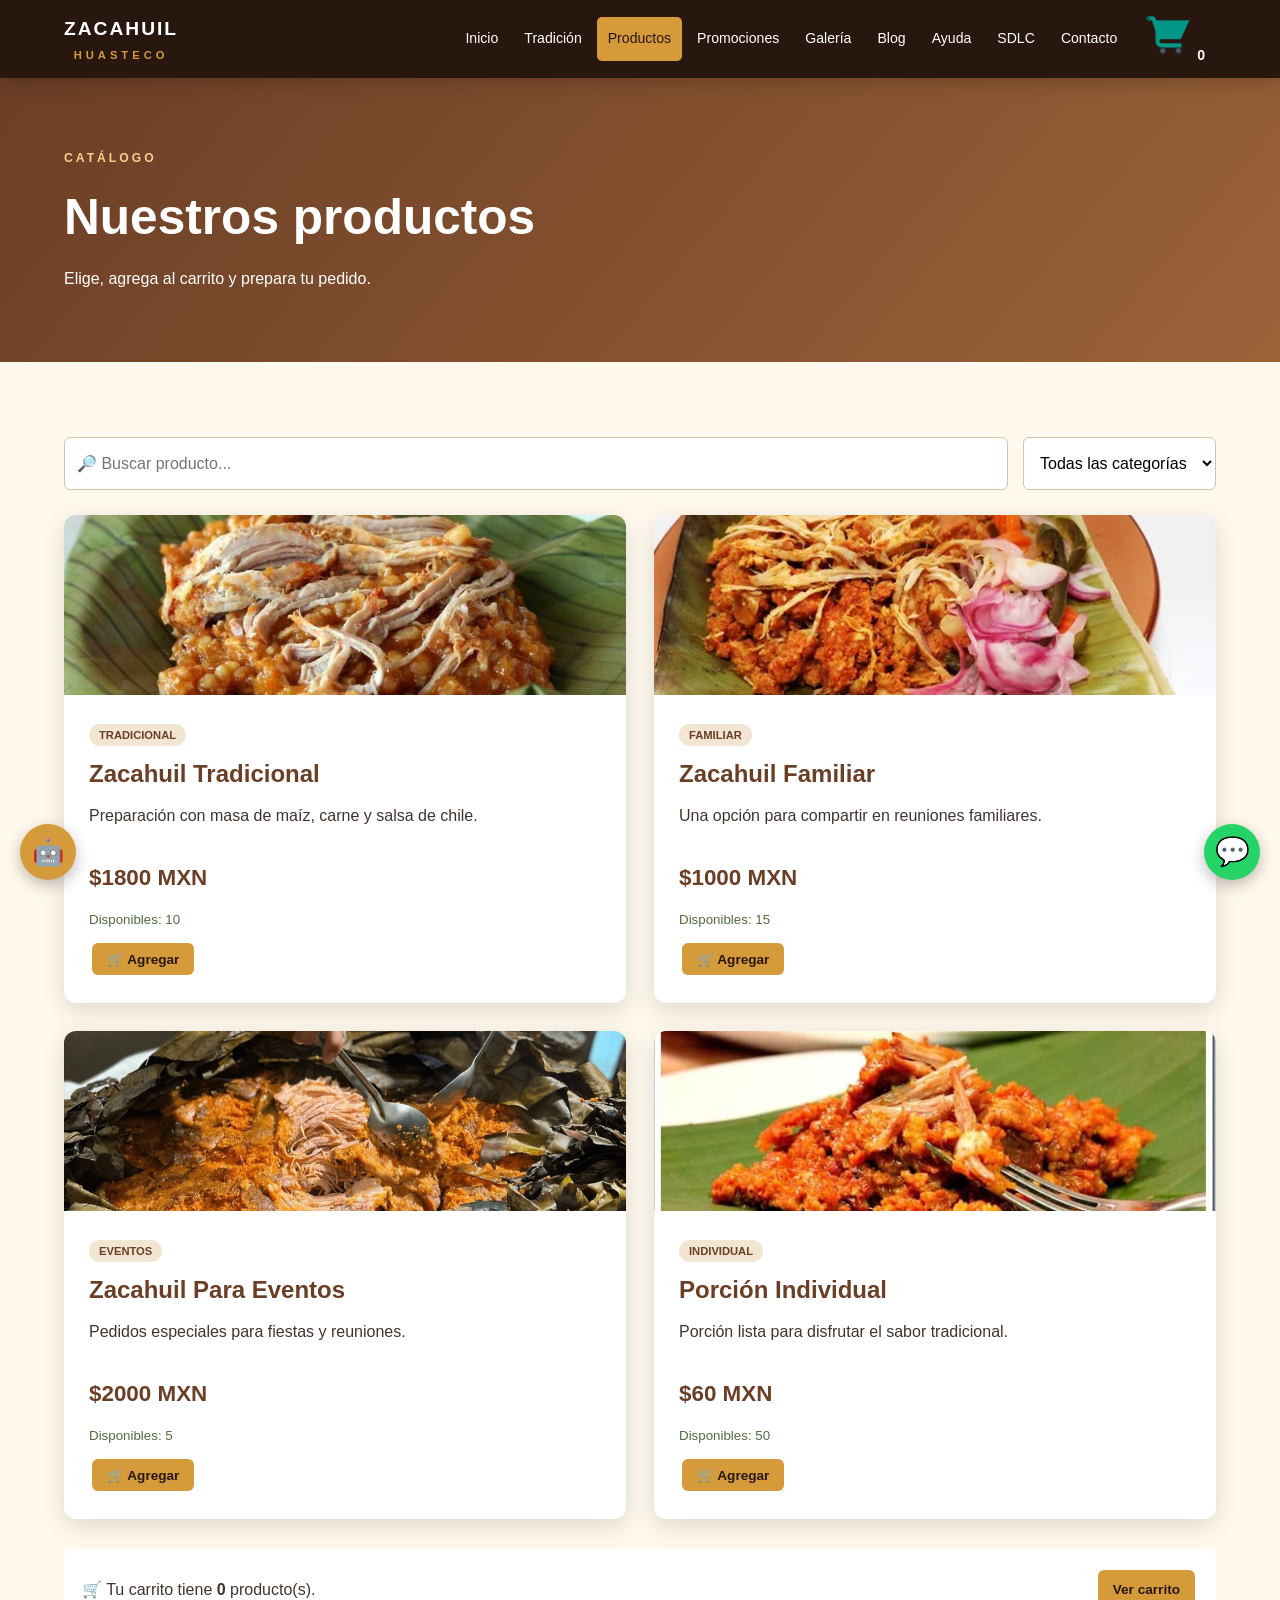
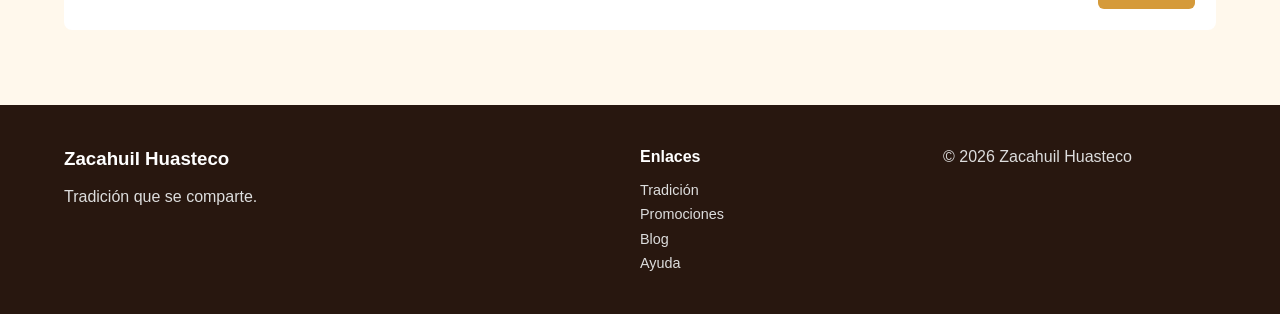
<file: productos.html>
<!DOCTYPE html>
<html lang="es">
<head>
<meta charset="UTF-8">
<meta name="viewport" content="width=device-width,initial-scale=1.0">
<title>Productos de Zacahuil Huasteco | Comprar zacahuil en Huejutla</title>
<meta name="description" content="Compra zacahuil en Huejutla. Catálogo de Zacahuil Huasteco: tradicional, familiar, para eventos y porción individual.">
<meta name="keywords" content="comprar zacahuil,zacahuil en Huejutla,zacahuil huasteco">
<link rel="stylesheet" href="css/style.css">
<script async src="https://www.googletagmanager.com/gtm.js?id=GTM-PDBS26NP"></script>
<script>
  window.dataLayer = window.dataLayer || [];
  function gtag(){dataLayer.push(arguments);}
  gtag('js', new Date());
</script>
</head>
<body>
<header class="header"><div class="container nav"><a class="logo" href="index.html">ZACAHUIL <span>HUASTECO</span></a><button class="menu-btn" onclick="toggleMenu()" aria-label="Abrir menú">☰</button>
<nav id="menu"><a href="index.html">Inicio</a><a href="historia.html">Tradición</a><a class="active" href="productos.html">Productos</a><a href="promociones.html">Promociones</a><a href="galeria.html">Galería</a><a href="blog.html">Blog</a><a href="ayuda.html">Ayuda</a><a href="sdlc.html">SDLC</a><a href="contacto.html">Contacto</a><a class="cart-link" href="carrito.html"><img src="img/carro.png" alt="Carrito de compras" title="Carrito"> <span id="cartCount">0</span></a></nav></div></header>

<section class="page-banner"><div class="container"><p class="eyebrow">CATÁLOGO</p><h1>Nuestros productos</h1><p>Elige, agrega al carrito y prepara tu pedido.</p></div></section>

<section class="section cream"><div class="container">
<div class="catalog-tools"><input id="productSearch" oninput="filterProducts()" placeholder="🔎 Buscar producto..." aria-label="Buscar producto"><select id="categoryFilter" onchange="filterProducts()" aria-label="Filtrar por categoría"><option value="all">Todas las categorías</option><option value="tradicional">Tradicional</option><option value="familiar">Familiar</option><option value="eventos">Eventos</option><option value="individual">Individual</option></select></div>

<div id="productGrid" class="products">
<article class="product" data-name="zacahuil tradicional" data-cat="tradicional">
<div class="product-image"><img src="img/TRADICIONAL.jpg" alt="Zacahuil tradicional huasteco" title="Zacahuil Tradicional"></div>
<div class="product-body"><span class="badge">TRADICIONAL</span><h2>Zacahuil Tradicional</h2><p>Preparación con masa de maíz, carne y salsa de chile.</p><strong class="price">$1800 MXN</strong><button class="btn small" onclick="addToCart('Zacahuil Tradicional')">🛒 Agregar</button></div>
</article>
<article class="product" data-name="zacahuil familiar" data-cat="familiar">
<div class="product-image"><img src="img/FAMILIAR.png" alt="Zacahuil familiar para compartir" title="Zacahuil Familiar"></div>
<div class="product-body"><span class="badge">FAMILIAR</span><h2>Zacahuil Familiar</h2><p>Una opción para compartir en reuniones familiares.</p><strong class="price">$1000 MXN</strong><button class="btn small" onclick="addToCart('Zacahuil Familiar')">🛒 Agregar</button></div>
</article>
<article class="product" data-name="zacahuil para eventos" data-cat="eventos">
<div class="product-image"><img src="img/ZACAGUIL EVENTOS.png" alt="Zacahuil para eventos y fiestas" title="Zacahuil para Eventos"></div>
<div class="product-body"><span class="badge">EVENTOS</span><h2>Zacahuil Para Eventos</h2><p>Pedidos especiales para fiestas y reuniones.</p><strong class="price">$2000 MXN</strong><button class="btn small" onclick="addToCart('Zacahuil Para Eventos')">🛒 Agregar</button></div>
</article>
<article class="product" data-name="porcion individual" data-cat="individual">
<div class="product-image"><img src="img/ZACAHUIL INDIVIDUAL.jpg" alt="Porción individual de zacahuil" title="Porción Individual"></div>
<div class="product-body"><span class="badge">INDIVIDUAL</span><h2>Porción Individual</h2><p>Porción lista para disfrutar el sabor tradicional.</p><strong class="price">$60 MXN</strong><button class="btn small" onclick="addToCart('Porción Individual')">🛒 Agregar</button></div>
</article>
</div>

<div class="cart-mini"><span>🛒 Tu carrito tiene <b id="cartCountText">0</b> producto(s).</span><a class="btn small" href="carrito.html">Ver carrito</a></div>
</div></section>

<footer><div class="container footer-grid"><div><h3>Zacahuil Huasteco</h3><p>Tradición que se comparte.</p></div><div><h4>Enlaces</h4><a href="historia.html">Tradición</a><a href="promociones.html">Promociones</a><a href="blog.html">Blog</a><a href="ayuda.html">Ayuda</a></div><div><p>© <span id="year"></span> Zacahuil Huasteco</p></div></div></footer>
<a class="whatsapp" href="https://wa.me/527716841329?text=Hola%2C%20quiero%20informaci%C3%B3n%20sobre%20el%20zacahuil." target="_blank" rel="noopener" aria-label="WhatsApp">💬</a>
<script src="js/script.js"></script><script src="js/carrito.js"></script><script src="js/chatbot.js"></script>
</body>
</html>
</file>
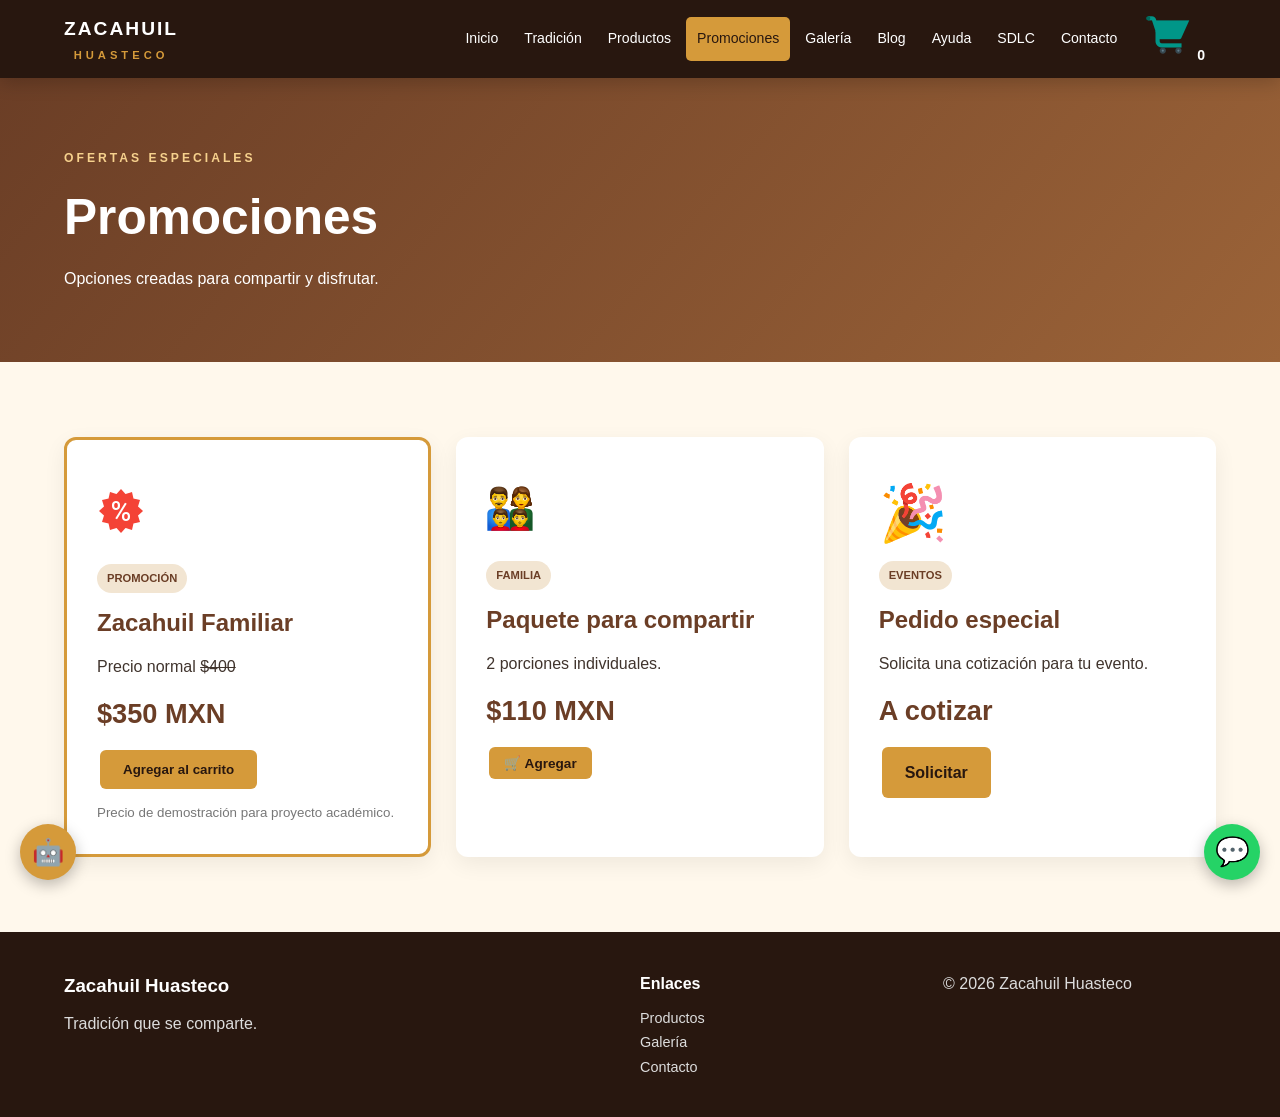
<file: promociones.html>
<!DOCTYPE html>
<html lang="es">
<head>
<meta charset="UTF-8">
<meta name="viewport" content="width=device-width,initial-scale=1.0">
<title>Promociones de Zacahuil Huasteco | Ofertas en Huejutla</title>
<meta name="description" content="Promociones de zacahuil huasteco en Huejutla: zacahuil familiar en oferta, paquete para compartir y pedidos para eventos.">
<link rel="stylesheet" href="css/style.css">
<script async src="https://www.googletagmanager.com/gtm.js?id=GTM-PDBS26NP"></script>
<script>
  window.dataLayer = window.dataLayer || [];
  function gtag(){dataLayer.push(arguments);}
  gtag('js', new Date());
</script>
</head>
<body>
<header class="header"><div class="container nav"><a class="logo" href="index.html">ZACAHUIL <span>HUASTECO</span></a><button class="menu-btn" onclick="toggleMenu()" aria-label="Abrir menú">☰</button>
<nav id="menu"><a href="index.html">Inicio</a><a href="historia.html">Tradición</a><a href="productos.html">Productos</a><a class="active" href="promociones.html">Promociones</a><a href="galeria.html">Galería</a><a href="blog.html">Blog</a><a href="ayuda.html">Ayuda</a><a href="sdlc.html">SDLC</a><a href="contacto.html">Contacto</a><a class="cart-link" href="carrito.html"><img src="img/carro.png" alt="Carrito de compras" title="Carrito"> <span id="cartCount">0</span></a></nav></div></header>

<section class="page-banner"><div class="container"><p class="eyebrow">OFERTAS ESPECIALES</p><h1>Promociones</h1><p>Opciones creadas para compartir y disfrutar.</p></div></section>

<section class="section cream"><div class="container promo-grid">
<article class="offer featured"><div class="offer-icon"><img src="img/promocion.png" alt="Promoción de zacahuil familiar" title="Promoción"></div><span class="badge">PROMOCIÓN</span><h2>Zacahuil Familiar</h2><p>Precio normal <s>$400</s></p><strong>$350 MXN</strong><button class="btn" onclick="addToCart('Zacahuil Familiar (promoción)',350)">Agregar al carrito</button><small>Precio de demostración para proyecto académico.</small></article>
<article class="offer"><div class="offer-icon"><img src="img/familia.png" alt="Familia compartiendo zacahuil" title="Paquete para compartir"></div><span class="badge">FAMILIA</span><h2>Paquete para compartir</h2><p>2 porciones individuales.</p><strong>$110 MXN</strong><button class="btn small" onclick="addToCart('Paquete para compartir',110)">🛒 Agregar</button></article>
<article class="offer"><div class="offer-icon">🎉</div><span class="badge">EVENTOS</span><h2>Pedido especial</h2><p>Solicita una cotización para tu evento.</p><strong>A cotizar</strong><a class="btn" href="pedidos.html">Solicitar</a></article>
</div></section>

<footer><div class="container footer-grid"><div><h3>Zacahuil Huasteco</h3><p>Tradición que se comparte.</p></div><div><h4>Enlaces</h4><a href="productos.html">Productos</a><a href="galeria.html">Galería</a><a href="contacto.html">Contacto</a></div><div><p>© <span id="year"></span> Zacahuil Huasteco</p></div></div></footer>
<a class="whatsapp" href="https://wa.me/527716841329?text=Hola%2C%20quiero%20conocer%20las%20promociones." target="_blank" rel="noopener" aria-label="WhatsApp">💬</a>
<script src="js/script.js"></script><script src="js/carrito.js"></script><script src="js/chatbot.js"></script>
</body>
</html>
</file>
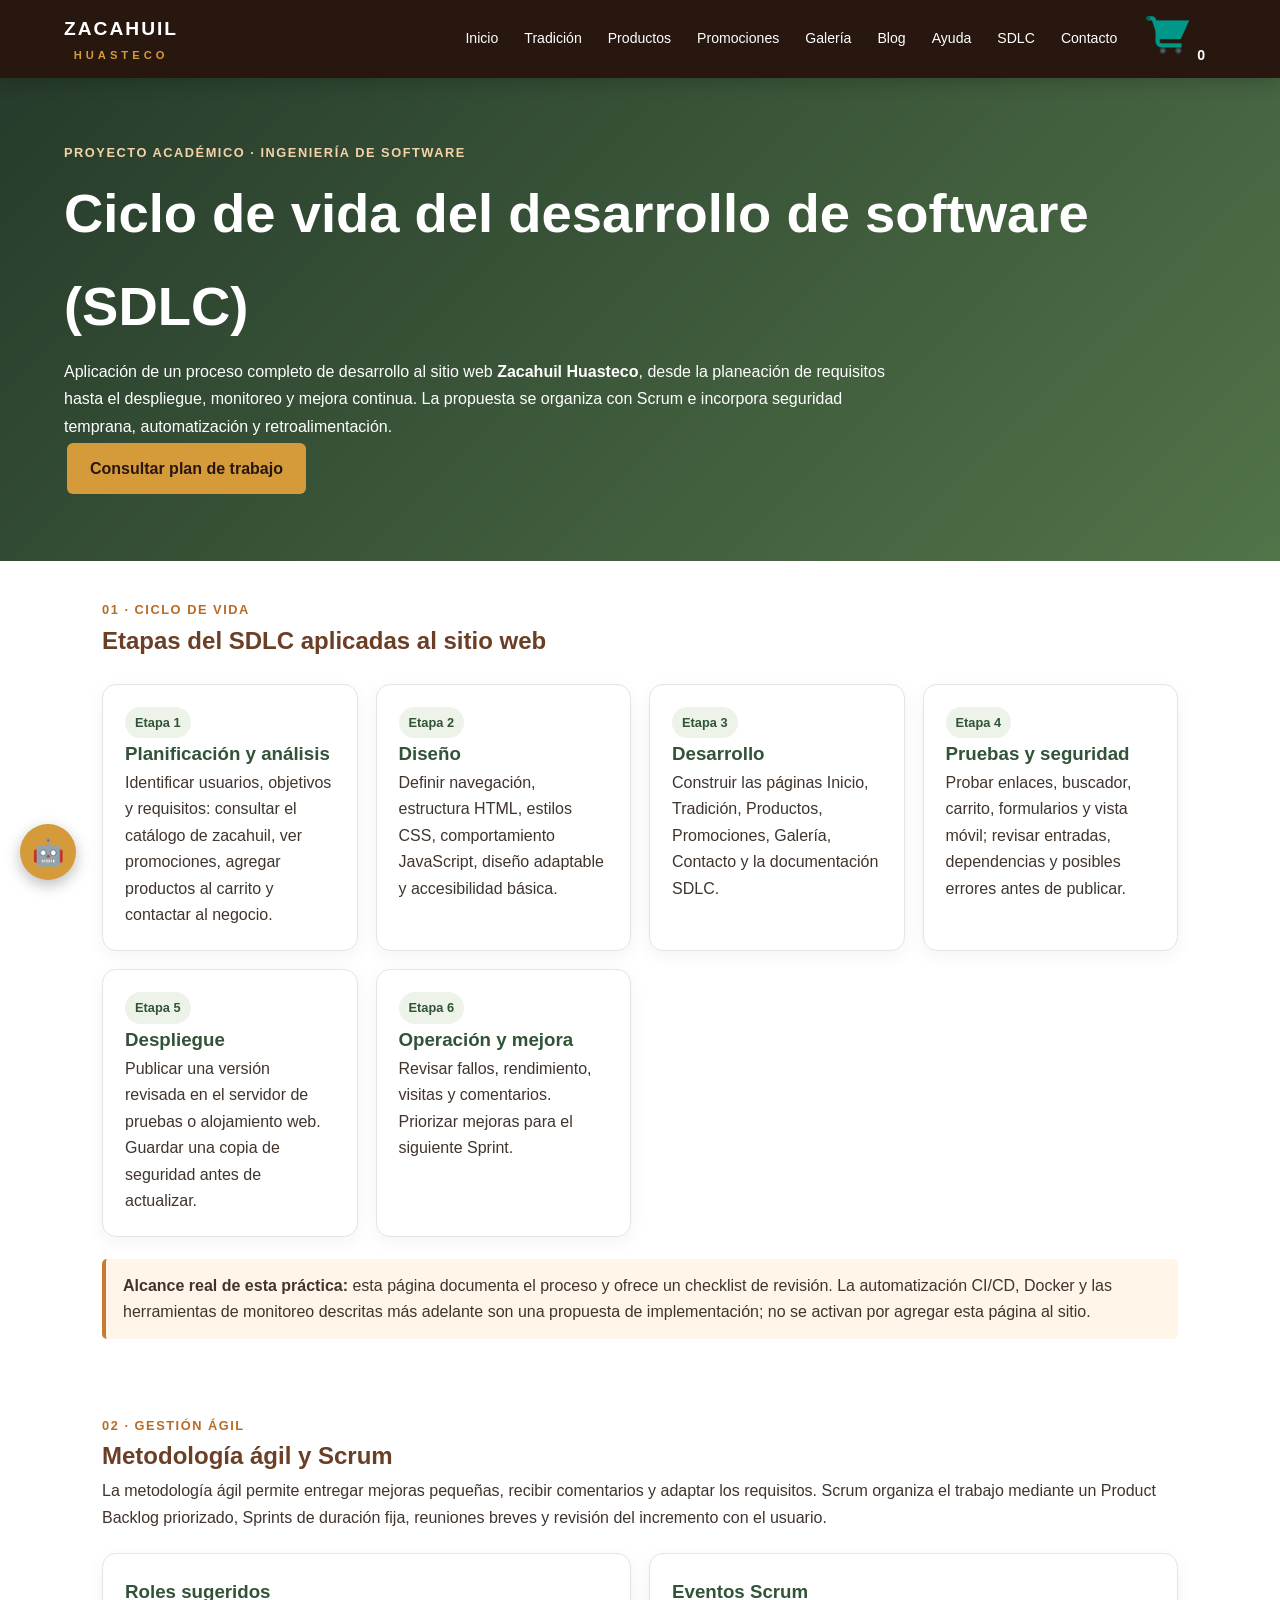
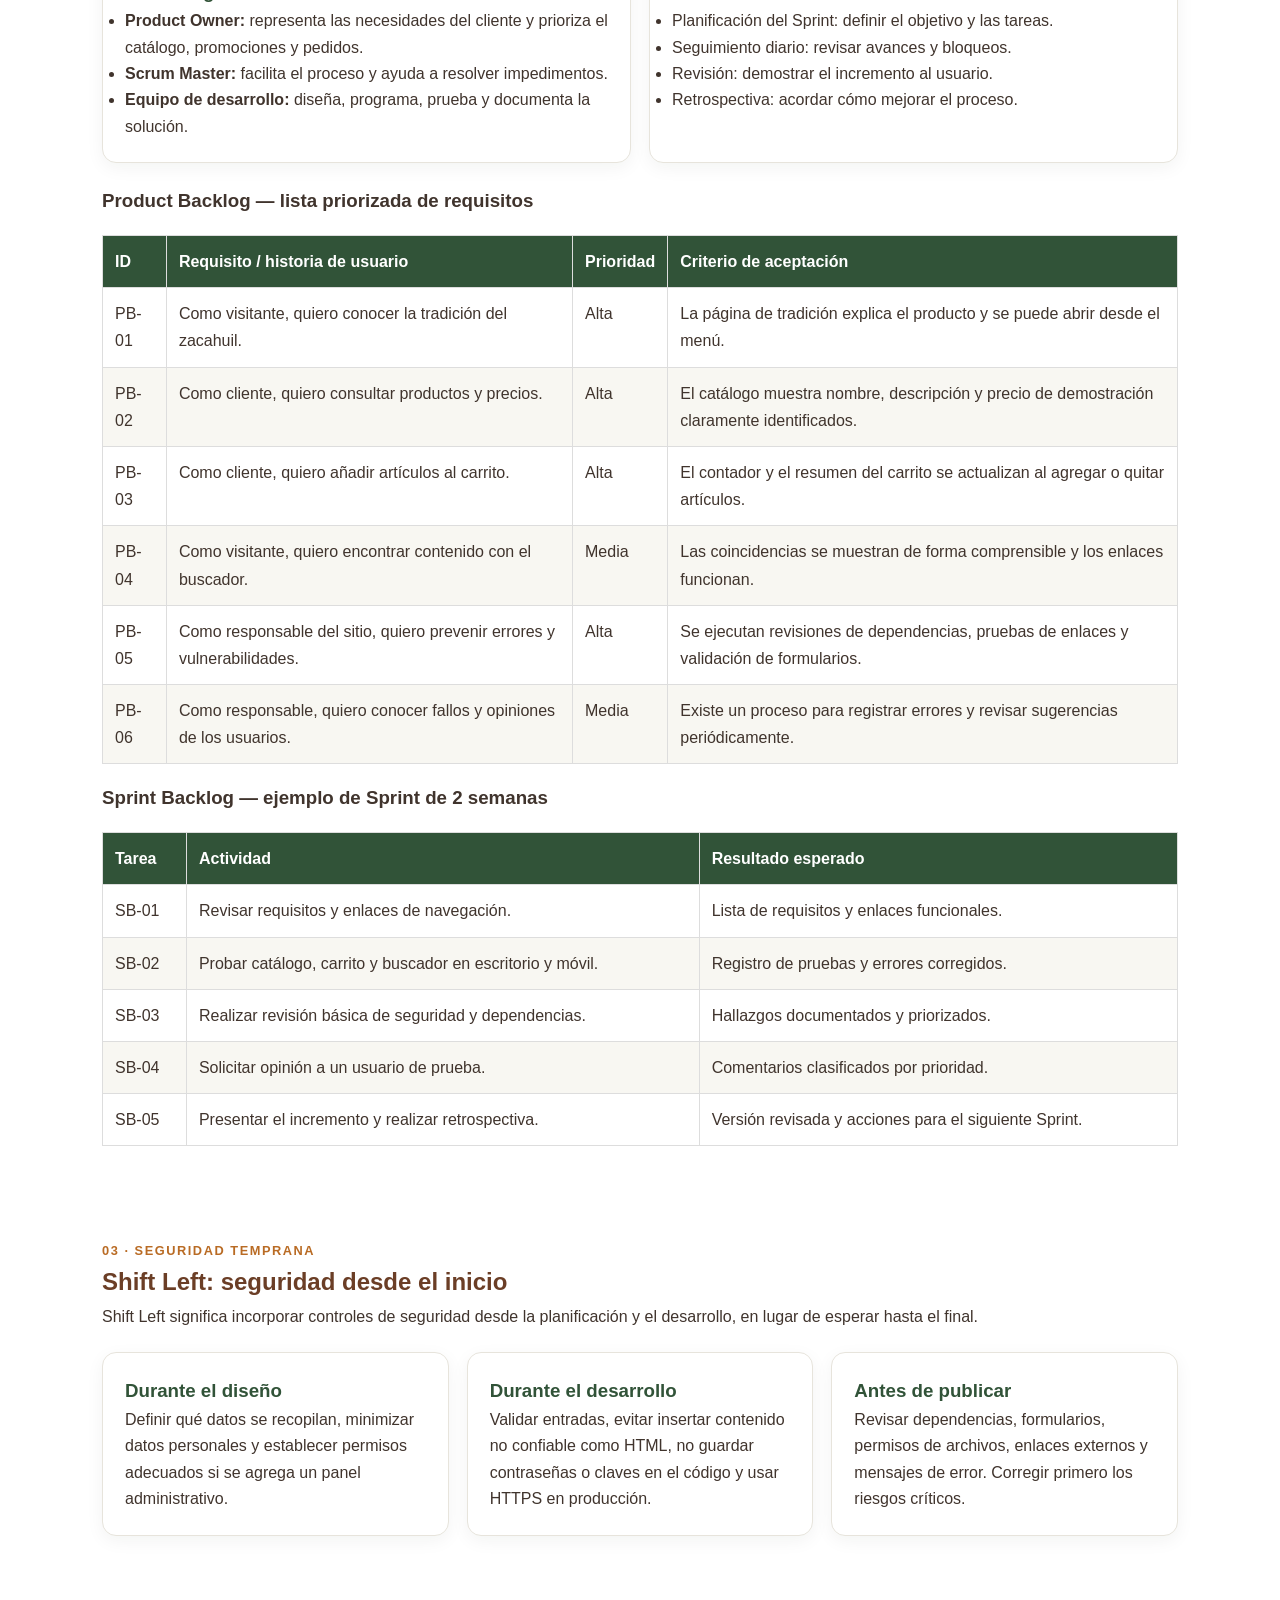
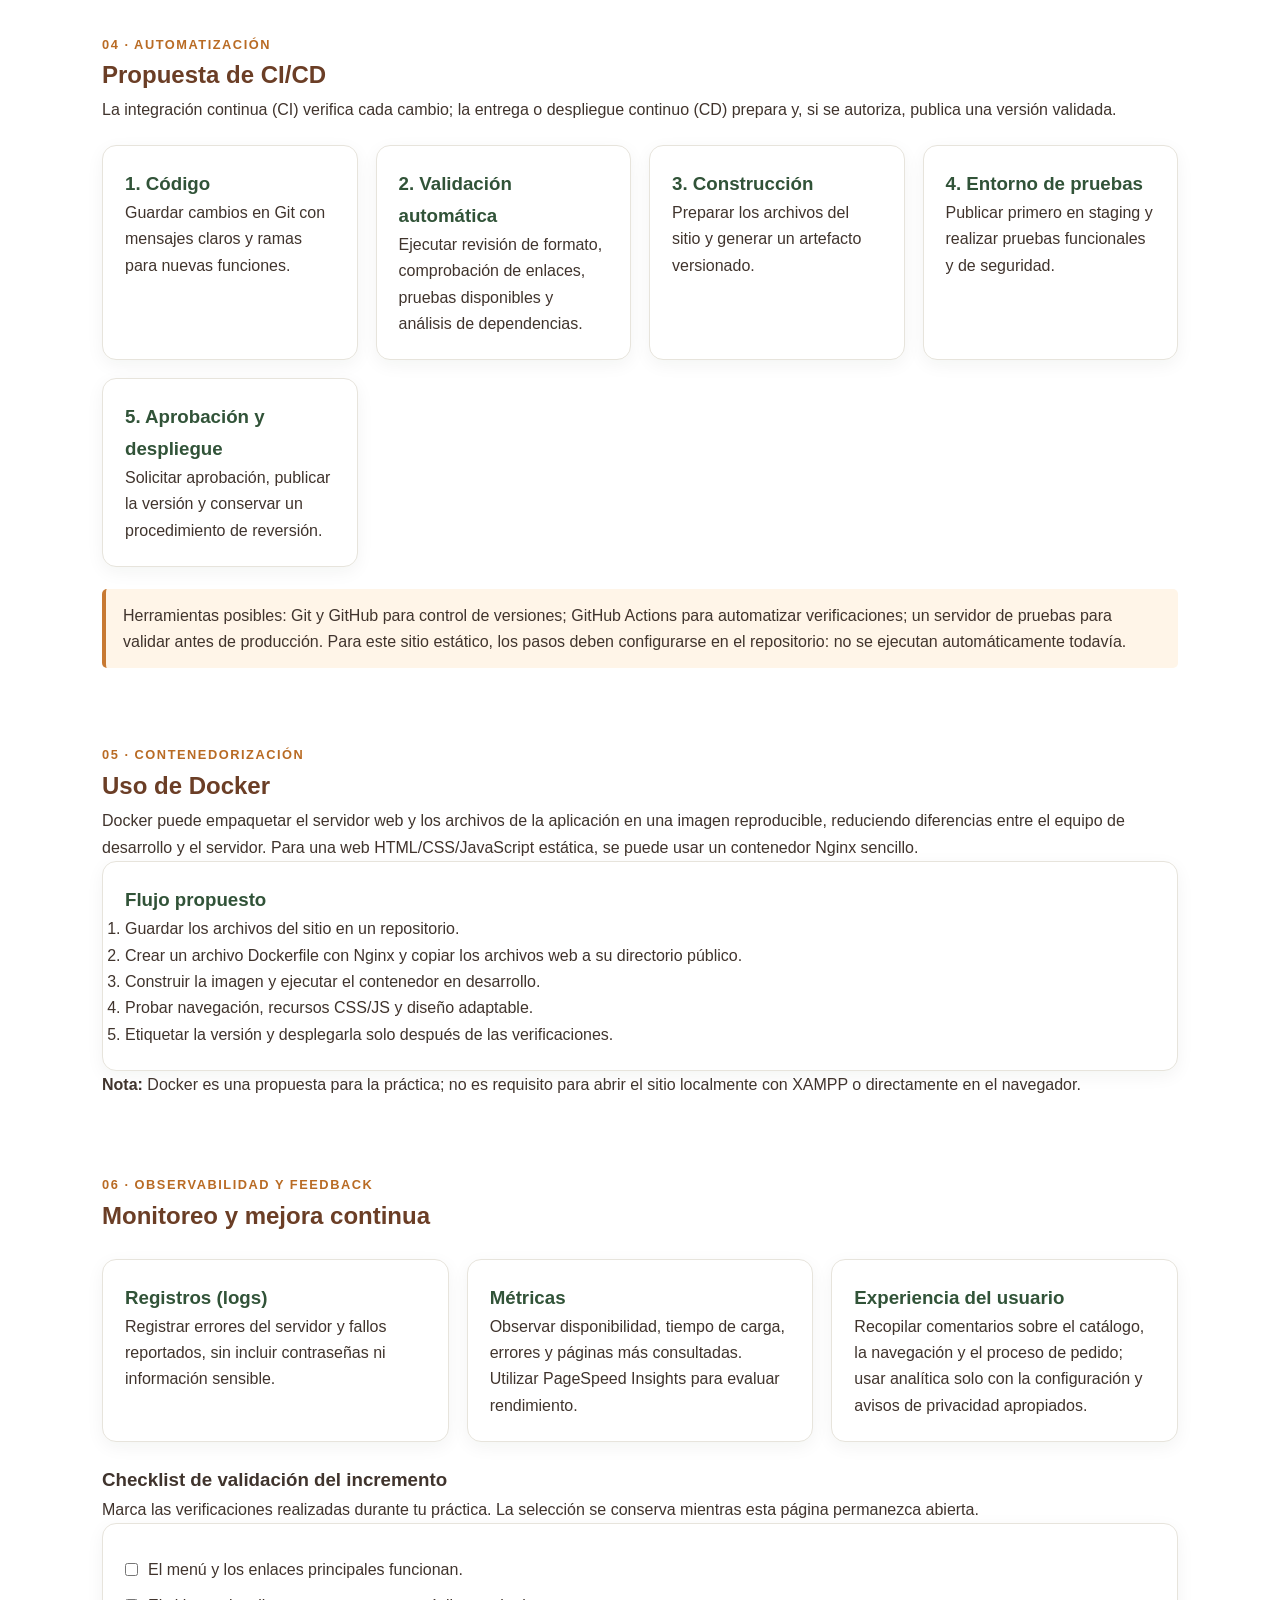
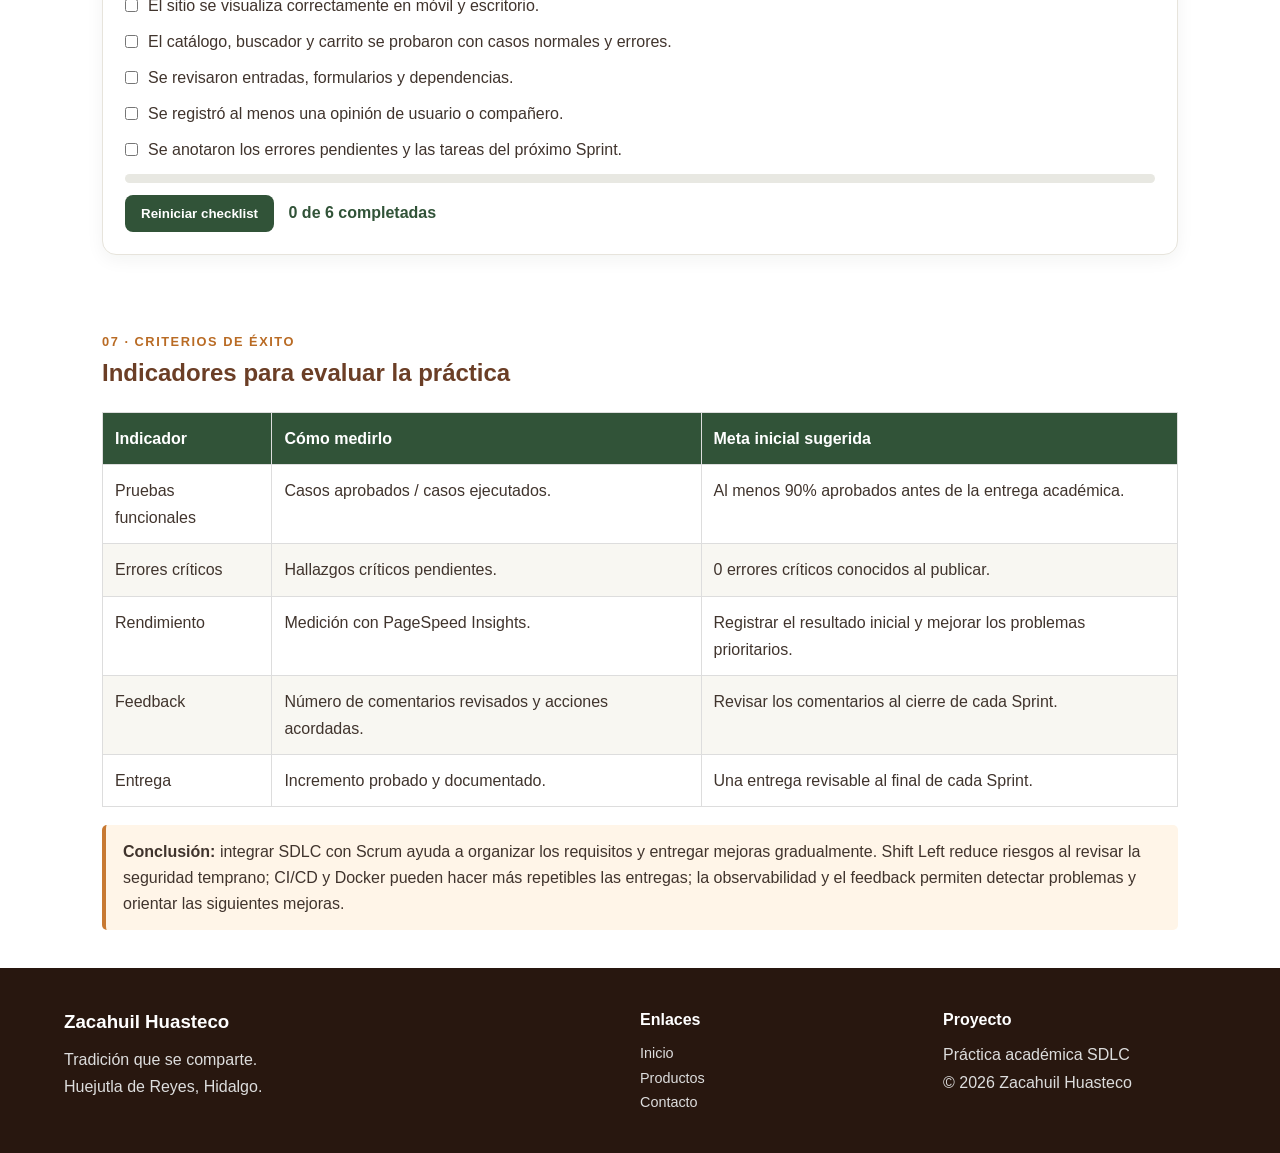
<file: sdlc.html>
<!DOCTYPE html>
<html lang="es">
<head>
<meta charset="UTF-8">
<meta name="viewport" content="width=device-width, initial-scale=1.0">
<meta name="description" content="Ciclo de vida de desarrollo de software SDLC aplicado al proyecto Zacahuil Huasteco: Scrum, seguridad Shift Left, CI/CD, contenedores y observabilidad.">
<meta name="keywords" content="SDLC, Scrum, metodología ágil, Sprint, Product Backlog, Shift Left, CI/CD, Docker, observabilidad, Zacahuil Huasteco">
<meta name="author" content="Proyecto académico Zacahuil Huasteco">
<title>Desarrollo SDLC | Zacahuil Huasteco</title>
<link rel="stylesheet" href="css/style.css">
<style>
.sdlc-hero{background:linear-gradient(135deg,#263b2b,#527449);color:#fff;padding:64px 0}
.sdlc-hero h1{font-size:clamp(2rem,5vw,3.4rem);margin:.3rem 0}
.sdlc-hero p{max-width:850px;line-height:1.7}
.sdlc-wrap{max-width:1120px;margin:auto;padding:38px 22px}
.sdlc-kicker{font-weight:700;letter-spacing:.12em;text-transform:uppercase;color:#b96b24;font-size:.8rem}
.sdlc-grid{display:grid;grid-template-columns:repeat(auto-fit,minmax(235px,1fr));gap:18px;margin:22px 0}
.sdlc-card{background:#fff;border:1px solid #e7e4dc;border-radius:14px;padding:22px;box-shadow:0 5px 18px #1d28120d}
.sdlc-card h3{margin-top:0;color:#315338}
.sdlc-card p,.sdlc-card li{line-height:1.65}
.sdlc-pill{display:inline-block;border-radius:99px;padding:5px 10px;background:#edf3e8;color:#315338;font-size:.8rem;font-weight:700}
.sdlc-table{width:100%;border-collapse:collapse;margin:18px 0;background:#fff}
.sdlc-table th,.sdlc-table td{border:1px solid #ddd;padding:12px;text-align:left;vertical-align:top}
.sdlc-table th{background:#315338;color:white}
.sdlc-table tr:nth-child(even){background:#f8f7f2}
.sdlc-progress{height:9px;background:#e8e8e2;border-radius:99px;overflow:hidden;margin:12px 0}
.sdlc-progress span{display:block;width:100%;height:100%;background:#c87932}
.sdlc-note{background:#fff5e8;border-left:4px solid #c87932;padding:14px 17px;border-radius:5px;line-height:1.6}
.sdlc-checklist label{display:flex;gap:10px;align-items:flex-start;margin:12px 0;line-height:1.5}
.sdlc-checklist input{margin-top:5px;accent-color:#315338}
.sdlc-button{border:0;border-radius:8px;background:#315338;color:white;padding:11px 16px;font-weight:700;cursor:pointer}
.sdlc-button:hover{filter:brightness(1.12)}
.sdlc-status{font-weight:700;color:#315338;margin-left:10px}
@media(max-width:600px){.sdlc-table{font-size:.88rem}.sdlc-table th,.sdlc-table td{padding:8px}.sdlc-wrap{padding:28px 15px}}
</style>
<script async src="https://www.googletagmanager.com/gtm.js?id=GTM-PDBS26NP"></script>
<script>
  window.dataLayer = window.dataLayer || [];
  function gtag(){dataLayer.push(arguments);}
  gtag('js', new Date());
</script>
</head>
<body>
<header class="header">
 <div class="container nav">
  <a class="logo" href="index.html">ZACAHUIL <span>HUASTECO</span></a>
  <button class="menu-btn" onclick="toggleMenu()" aria-label="Abrir menú">☰</button>
<nav id="menu">
<a href="index.html">Inicio</a><a href="historia.html">Tradición</a><a href="productos.html">Productos</a><a href="promociones.html">Promociones</a><a href="galeria.html">Galería</a><a href="blog.html">Blog</a><a href="ayuda.html">Ayuda</a><a href="sdlc.html">SDLC</a><a href="contacto.html">Contacto</a><a class="cart-link" href="carrito.html"><img src="img/carro.png" alt="Carrito de compras" title="Carrito"> <span id="cartCount">0</span></a>
</nav>
 </div>
</header>

<section class="sdlc-hero">
 <div class="container">
  <p class="sdlc-kicker" style="color:#f6d2a9">Proyecto académico · Ingeniería de software</p>
  <h1>Ciclo de vida del desarrollo de software (SDLC)</h1>
  <p>Aplicación de un proceso completo de desarrollo al sitio web <strong>Zacahuil Huasteco</strong>, desde la planeación de requisitos hasta el despliegue, monitoreo y mejora continua. La propuesta se organiza con Scrum e incorpora seguridad temprana, automatización y retroalimentación.</p>
  <a class="btn" href="#plan-scrum">Consultar plan de trabajo</a>
 </div>
</section>

<main>
<section class="sdlc-wrap">
 <p class="sdlc-kicker">01 · Ciclo de vida</p>
 <h2>Etapas del SDLC aplicadas al sitio web</h2>
 <div class="sdlc-grid">
  <article class="sdlc-card"><span class="sdlc-pill">Etapa 1</span><h3>Planificación y análisis</h3><p>Identificar usuarios, objetivos y requisitos: consultar el catálogo de zacahuil, ver promociones, agregar productos al carrito y contactar al negocio.</p></article>
  <article class="sdlc-card"><span class="sdlc-pill">Etapa 2</span><h3>Diseño</h3><p>Definir navegación, estructura HTML, estilos CSS, comportamiento JavaScript, diseño adaptable y accesibilidad básica.</p></article>
  <article class="sdlc-card"><span class="sdlc-pill">Etapa 3</span><h3>Desarrollo</h3><p>Construir las páginas Inicio, Tradición, Productos, Promociones, Galería, Contacto y la documentación SDLC.</p></article>
  <article class="sdlc-card"><span class="sdlc-pill">Etapa 4</span><h3>Pruebas y seguridad</h3><p>Probar enlaces, buscador, carrito, formularios y vista móvil; revisar entradas, dependencias y posibles errores antes de publicar.</p></article>
  <article class="sdlc-card"><span class="sdlc-pill">Etapa 5</span><h3>Despliegue</h3><p>Publicar una versión revisada en el servidor de pruebas o alojamiento web. Guardar una copia de seguridad antes de actualizar.</p></article>
  <article class="sdlc-card"><span class="sdlc-pill">Etapa 6</span><h3>Operación y mejora</h3><p>Revisar fallos, rendimiento, visitas y comentarios. Priorizar mejoras para el siguiente Sprint.</p></article>
 </div>
 <div class="sdlc-note"><strong>Alcance real de esta práctica:</strong> esta página documenta el proceso y ofrece un checklist de revisión. La automatización CI/CD, Docker y las herramientas de monitoreo descritas más adelante son una propuesta de implementación; no se activan por agregar esta página al sitio.</div>
</section>

<section class="sdlc-wrap" id="plan-scrum">
 <p class="sdlc-kicker">02 · Gestión ágil</p>
 <h2>Metodología ágil y Scrum</h2>
 <p>La metodología ágil permite entregar mejoras pequeñas, recibir comentarios y adaptar los requisitos. Scrum organiza el trabajo mediante un Product Backlog priorizado, Sprints de duración fija, reuniones breves y revisión del incremento con el usuario.</p>
 <div class="sdlc-grid">
  <article class="sdlc-card"><h3>Roles sugeridos</h3><ul><li><strong>Product Owner:</strong> representa las necesidades del cliente y prioriza el catálogo, promociones y pedidos.</li><li><strong>Scrum Master:</strong> facilita el proceso y ayuda a resolver impedimentos.</li><li><strong>Equipo de desarrollo:</strong> diseña, programa, prueba y documenta la solución.</li></ul></article>
  <article class="sdlc-card"><h3>Eventos Scrum</h3><ul><li>Planificación del Sprint: definir el objetivo y las tareas.</li><li>Seguimiento diario: revisar avances y bloqueos.</li><li>Revisión: demostrar el incremento al usuario.</li><li>Retrospectiva: acordar cómo mejorar el proceso.</li></ul></article>
 </div>
 <h3>Product Backlog — lista priorizada de requisitos</h3>
 <table class="sdlc-table"><thead><tr><th>ID</th><th>Requisito / historia de usuario</th><th>Prioridad</th><th>Criterio de aceptación</th></tr></thead><tbody>
 <tr><td>PB-01</td><td>Como visitante, quiero conocer la tradición del zacahuil.</td><td>Alta</td><td>La página de tradición explica el producto y se puede abrir desde el menú.</td></tr>
 <tr><td>PB-02</td><td>Como cliente, quiero consultar productos y precios.</td><td>Alta</td><td>El catálogo muestra nombre, descripción y precio de demostración claramente identificados.</td></tr>
 <tr><td>PB-03</td><td>Como cliente, quiero añadir artículos al carrito.</td><td>Alta</td><td>El contador y el resumen del carrito se actualizan al agregar o quitar artículos.</td></tr>
 <tr><td>PB-04</td><td>Como visitante, quiero encontrar contenido con el buscador.</td><td>Media</td><td>Las coincidencias se muestran de forma comprensible y los enlaces funcionan.</td></tr>
 <tr><td>PB-05</td><td>Como responsable del sitio, quiero prevenir errores y vulnerabilidades.</td><td>Alta</td><td>Se ejecutan revisiones de dependencias, pruebas de enlaces y validación de formularios.</td></tr>
 <tr><td>PB-06</td><td>Como responsable, quiero conocer fallos y opiniones de los usuarios.</td><td>Media</td><td>Existe un proceso para registrar errores y revisar sugerencias periódicamente.</td></tr>
 </tbody></table>
 <h3>Sprint Backlog — ejemplo de Sprint de 2 semanas</h3>
 <table class="sdlc-table"><thead><tr><th>Tarea</th><th>Actividad</th><th>Resultado esperado</th></tr></thead><tbody>
 <tr><td>SB-01</td><td>Revisar requisitos y enlaces de navegación.</td><td>Lista de requisitos y enlaces funcionales.</td></tr>
 <tr><td>SB-02</td><td>Probar catálogo, carrito y buscador en escritorio y móvil.</td><td>Registro de pruebas y errores corregidos.</td></tr>
 <tr><td>SB-03</td><td>Realizar revisión básica de seguridad y dependencias.</td><td>Hallazgos documentados y priorizados.</td></tr>
 <tr><td>SB-04</td><td>Solicitar opinión a un usuario de prueba.</td><td>Comentarios clasificados por prioridad.</td></tr>
 <tr><td>SB-05</td><td>Presentar el incremento y realizar retrospectiva.</td><td>Versión revisada y acciones para el siguiente Sprint.</td></tr>
 </tbody></table>
</section>

<section class="sdlc-wrap">
 <p class="sdlc-kicker">03 · Seguridad temprana</p>
 <h2>Shift Left: seguridad desde el inicio</h2>
 <p>Shift Left significa incorporar controles de seguridad desde la planificación y el desarrollo, en lugar de esperar hasta el final.</p>
 <div class="sdlc-grid">
  <article class="sdlc-card"><h3>Durante el diseño</h3><p>Definir qué datos se recopilan, minimizar datos personales y establecer permisos adecuados si se agrega un panel administrativo.</p></article>
  <article class="sdlc-card"><h3>Durante el desarrollo</h3><p>Validar entradas, evitar insertar contenido no confiable como HTML, no guardar contraseñas o claves en el código y usar HTTPS en producción.</p></article>
  <article class="sdlc-card"><h3>Antes de publicar</h3><p>Revisar dependencias, formularios, permisos de archivos, enlaces externos y mensajes de error. Corregir primero los riesgos críticos.</p></article>
 </div>
</section>

<section class="sdlc-wrap">
 <p class="sdlc-kicker">04 · Automatización</p>
 <h2>Propuesta de CI/CD</h2>
 <p>La integración continua (CI) verifica cada cambio; la entrega o despliegue continuo (CD) prepara y, si se autoriza, publica una versión validada.</p>
 <div class="sdlc-grid">
  <article class="sdlc-card"><h3>1. Código</h3><p>Guardar cambios en Git con mensajes claros y ramas para nuevas funciones.</p></article>
  <article class="sdlc-card"><h3>2. Validación automática</h3><p>Ejecutar revisión de formato, comprobación de enlaces, pruebas disponibles y análisis de dependencias.</p></article>
  <article class="sdlc-card"><h3>3. Construcción</h3><p>Preparar los archivos del sitio y generar un artefacto versionado.</p></article>
  <article class="sdlc-card"><h3>4. Entorno de pruebas</h3><p>Publicar primero en staging y realizar pruebas funcionales y de seguridad.</p></article>
  <article class="sdlc-card"><h3>5. Aprobación y despliegue</h3><p>Solicitar aprobación, publicar la versión y conservar un procedimiento de reversión.</p></article>
 </div>
 <div class="sdlc-note">Herramientas posibles: Git y GitHub para control de versiones; GitHub Actions para automatizar verificaciones; un servidor de pruebas para validar antes de producción. Para este sitio estático, los pasos deben configurarse en el repositorio: no se ejecutan automáticamente todavía.</div>
</section>

<section class="sdlc-wrap">
 <p class="sdlc-kicker">05 · Contenedorización</p>
 <h2>Uso de Docker</h2>
 <p>Docker puede empaquetar el servidor web y los archivos de la aplicación en una imagen reproducible, reduciendo diferencias entre el equipo de desarrollo y el servidor. Para una web HTML/CSS/JavaScript estática, se puede usar un contenedor Nginx sencillo.</p>
 <div class="sdlc-card"><h3>Flujo propuesto</h3><ol><li>Guardar los archivos del sitio en un repositorio.</li><li>Crear un archivo Dockerfile con Nginx y copiar los archivos web a su directorio público.</li><li>Construir la imagen y ejecutar el contenedor en desarrollo.</li><li>Probar navegación, recursos CSS/JS y diseño adaptable.</li><li>Etiquetar la versión y desplegarla solo después de las verificaciones.</li></ol></div>
 <p><strong>Nota:</strong> Docker es una propuesta para la práctica; no es requisito para abrir el sitio localmente con XAMPP o directamente en el navegador.</p>
</section>

<section class="sdlc-wrap">
 <p class="sdlc-kicker">06 · Observabilidad y feedback</p>
 <h2>Monitoreo y mejora continua</h2>
 <div class="sdlc-grid">
  <article class="sdlc-card"><h3>Registros (logs)</h3><p>Registrar errores del servidor y fallos reportados, sin incluir contraseñas ni información sensible.</p></article>
  <article class="sdlc-card"><h3>Métricas</h3><p>Observar disponibilidad, tiempo de carga, errores y páginas más consultadas. Utilizar PageSpeed Insights para evaluar rendimiento.</p></article>
  <article class="sdlc-card"><h3>Experiencia del usuario</h3><p>Recopilar comentarios sobre el catálogo, la navegación y el proceso de pedido; usar analítica solo con la configuración y avisos de privacidad apropiados.</p></article>
 </div>
 <h3>Checklist de validación del incremento</h3>
 <p>Marca las verificaciones realizadas durante tu práctica. La selección se conserva mientras esta página permanezca abierta.</p>
 <div class="sdlc-card sdlc-checklist" id="reviewChecklist">
  <label><input type="checkbox"> El menú y los enlaces principales funcionan.</label>
  <label><input type="checkbox"> El sitio se visualiza correctamente en móvil y escritorio.</label>
  <label><input type="checkbox"> El catálogo, buscador y carrito se probaron con casos normales y errores.</label>
  <label><input type="checkbox"> Se revisaron entradas, formularios y dependencias.</label>
  <label><input type="checkbox"> Se registró al menos una opinión de usuario o compañero.</label>
  <label><input type="checkbox"> Se anotaron los errores pendientes y las tareas del próximo Sprint.</label>
  <div class="sdlc-progress"><span id="checkProgress" style="width:0%"></span></div>
  <button class="sdlc-button" id="resetChecks" type="button">Reiniciar checklist</button>
  <span class="sdlc-status" id="checkStatus" aria-live="polite">0 de 6 completadas</span>
 </div>
</section>

<section class="sdlc-wrap">
 <p class="sdlc-kicker">07 · Criterios de éxito</p>
 <h2>Indicadores para evaluar la práctica</h2>
 <table class="sdlc-table"><thead><tr><th>Indicador</th><th>Cómo medirlo</th><th>Meta inicial sugerida</th></tr></thead><tbody>
 <tr><td>Pruebas funcionales</td><td>Casos aprobados / casos ejecutados.</td><td>Al menos 90% aprobados antes de la entrega académica.</td></tr>
 <tr><td>Errores críticos</td><td>Hallazgos críticos pendientes.</td><td>0 errores críticos conocidos al publicar.</td></tr>
 <tr><td>Rendimiento</td><td>Medición con PageSpeed Insights.</td><td>Registrar el resultado inicial y mejorar los problemas prioritarios.</td></tr>
 <tr><td>Feedback</td><td>Número de comentarios revisados y acciones acordadas.</td><td>Revisar los comentarios al cierre de cada Sprint.</td></tr>
 <tr><td>Entrega</td><td>Incremento probado y documentado.</td><td>Una entrega revisable al final de cada Sprint.</td></tr>
 </tbody></table>
 <div class="sdlc-note"><strong>Conclusión:</strong> integrar SDLC con Scrum ayuda a organizar los requisitos y entregar mejoras gradualmente. Shift Left reduce riesgos al revisar la seguridad temprano; CI/CD y Docker pueden hacer más repetibles las entregas; la observabilidad y el feedback permiten detectar problemas y orientar las siguientes mejoras.</div>
</section>
</main>
<footer><div class="container footer-grid"><div><h3>Zacahuil Huasteco</h3><p>Tradición que se comparte.</p><p>Huejutla de Reyes, Hidalgo.</p></div><div><h4>Enlaces</h4><a href="index.html">Inicio</a><a href="productos.html">Productos</a><a href="contacto.html">Contacto</a></div><div><h4>Proyecto</h4><p>Práctica académica SDLC</p><p>© <span id="year"></span> Zacahuil Huasteco</p></div></div></footer>
<script src="js/script.js"></script>
<script>
document.getElementById('year').textContent = new Date().getFullYear();
const checks = Array.from(document.querySelectorAll('#reviewChecklist input[type="checkbox"]'));
function updateChecklist(){
 const done = checks.filter(item => item.checked).length;
 document.getElementById('checkProgress').style.width = (done/checks.length*100) + '%';
 document.getElementById('checkStatus').textContent = done + ' de ' + checks.length + ' completadas';
}
checks.forEach(item => item.addEventListener('change', updateChecklist));
document.getElementById('resetChecks').addEventListener('click', () => {
 checks.forEach(item => item.checked = false);
 updateChecklist();
});
</script>
<script src="js/carrito.js"></script><script src="js/chatbot.js"></script>
</body>
</html>
</file>
<file: css/style.css>
*{box-sizing:border-box;margin:0;padding:0}
:root{--brown:#6b3e26;--dark:#28170f;--gold:#d59a3a;--cream:#fff8ec;--light:#f2e5d2;--text:#40342d;--green:#536b3e;--red:#9c3f2e}
body{font-family:Arial,Helvetica,sans-serif;color:var(--text);line-height:1.7;background:#fff}
.container{width:90%;max-width:1180px;margin:auto}
.header{background:var(--dark);position:sticky;top:0;z-index:1000;box-shadow:0 4px 18px #0003}
.nav{min-height:76px;display:flex;align-items:center;justify-content:space-between}.logo{color:white;text-decoration:none;font-weight:900;letter-spacing:2px;font-size:1.2rem}.logo span{display:block;color:var(--gold);font-size:.7rem;letter-spacing:4px;text-align:center}
nav{display:flex;align-items:center;gap:4px}nav a{color:white;text-decoration:none;padding:10px 11px;border-radius:5px;font-size:.88rem}nav a:hover,nav a.active{background:var(--gold);color:var(--dark)}.cart-link{font-weight:bold}.menu-btn{display:none;border:0;background:none;color:#fff;font-size:28px}
.hero{min-height:610px;color:#fff;background:radial-gradient(circle at 78% 48%,#d49a3a 0 7%,transparent 7.5%),linear-gradient(115deg,#301b12 0%,#6b3e26 55%,#8e5a32 100%);display:flex;align-items:center}.hero-content{display:flex;align-items:center;justify-content:space-between}.hero-copy{max-width:700px}.eyebrow{font-size:.76rem;letter-spacing:3px;font-weight:800;color:#f6d18d}.eyebrow.dark{color:var(--brown)}.hero h1{font-size:4.5rem;line-height:1.02;margin:15px 0}.hero h1 span{color:#f0c56e}.hero-text{font-size:1.1rem;max-width:650px;margin-bottom:28px}.hero-food{width:330px;height:330px;border-radius:50%;background:#fff1d4aa;display:flex;align-items:center;justify-content:center}.food-circle{text-align:center;font-size:115px;line-height:1}.food-circle small{display:block;font-size:14px;letter-spacing:4px;color:var(--brown);font-weight:bold}
.btn{display:inline-block;background:var(--gold);border:0;color:var(--dark);padding:12px 23px;border-radius:6px;text-decoration:none;font-weight:800;cursor:pointer;margin:3px;transition:.2s}.btn:hover{transform:translateY(-2px);filter:brightness(1.05)}.btn.outline{background:transparent;color:white;border:1px solid #fff}.btn-light{background:#fff;color:var(--brown)}.btn.small{padding:8px 15px;font-size:.85rem}.btn.danger{background:#d7a39a;color:#5e1f16}.full{width:100%;text-align:center;margin-top:10px}
.search-section{background:var(--cream);padding:20px 0}.search-box{background:#fff;border:1px solid #decdb7;border-radius:30px;display:flex;align-items:center;padding:0 20px;max-width:750px;margin:auto}.search-box span{font-size:20px}.search-box input{border:0!important;outline:0!important}.search-results{max-width:750px;margin:5px auto 0}.search-results a{display:block;background:#fff;padding:8px 15px;color:var(--brown);text-decoration:none;border-bottom:1px solid #eee}
.section{padding:75px 0}.cream{background:var(--cream)}h2{color:var(--brown)}.intro-grid{display:grid;grid-template-columns:1.2fr .8fr;gap:70px;align-items:center}.intro-grid h2{font-size:2.3rem;margin:5px 0 15px}.stat-card{background:var(--brown);color:#fff;border-radius:15px;padding:35px;display:grid;grid-template-columns:1fr 1fr;gap:25px;box-shadow:0 15px 35px #0002}.stat-card div{text-align:center}.stat-card strong{display:block;font-size:42px}.stat-card span{font-weight:bold;color:#f6d18d}.text-link{color:var(--brown);font-weight:bold;text-decoration:none}
.section-title{text-align:center;margin-bottom:35px}.feature-grid{display:grid;grid-template-columns:repeat(4,1fr);gap:20px}.feature{background:#fff;padding:28px;border-radius:10px;text-decoration:none;color:var(--text);box-shadow:0 5px 20px #0001;transition:.2s}.feature:hover{transform:translateY(-5px)}.feature span{font-size:40px}.feature h3{color:var(--brown);margin:8px 0}.feature p{font-size:.9rem}
.promo-strip{background:var(--brown);color:#fff;padding:40px 0}.promo-flex{display:flex;justify-content:space-between;align-items:center;gap:30px}.promo-flex h2{color:#fff}.promo-flex strong{font-size:2rem;color:#f6d18d;display:block}.old-price{text-decoration:line-through;margin-right:10px}.cta-box{text-align:center;background:var(--light);padding:50px;border-radius:15px}.cta-box h2{font-size:2.1rem}
footer{background:var(--dark);color:#ddd;padding:38px 0}.footer-grid{display:grid;grid-template-columns:2fr 1fr 1fr;gap:30px}.footer-grid h3,.footer-grid h4{color:#fff;margin-bottom:8px}.footer-grid a{display:block;color:#ddd;text-decoration:none;font-size:.9rem}.footer-grid a:hover{color:var(--gold)}
.whatsapp{position:fixed;right:20px;bottom:20px;background:#25d366;color:#fff;width:56px;height:56px;border-radius:50%;display:flex;align-items:center;justify-content:center;text-decoration:none;font-size:28px;box-shadow:0 5px 15px #0004;z-index:999}
.page-banner{background:linear-gradient(130deg,var(--brown),#9b6338);color:#fff;padding:70px 0}.page-banner h1{font-size:3.1rem;margin:6px 0}.content{max-width:900px}.content h2{font-size:2rem;margin:28px 0 10px}.quote{border-left:5px solid var(--gold);background:var(--cream);padding:22px;margin:28px 0;font-style:italic}.ingredient-grid{display:grid;grid-template-columns:repeat(3,1fr);gap:15px}.ingredient-grid div{background:var(--cream);padding:18px;border-radius:8px;font-size:24px}.ingredient-grid b{display:block;font-size:1rem;color:var(--brown)}.ingredient-grid small{display:block;font-size:.82rem}.timeline{display:grid;grid-template-columns:repeat(4,1fr);gap:15px}.timeline div{background:var(--light);padding:20px;border-radius:8px}.timeline b{color:var(--brown);font-size:1.5rem}
.catalog-tools{display:flex;gap:15px;margin-bottom:25px}.catalog-tools input,.catalog-tools select{padding:12px;border:1px solid #d5c3ac;border-radius:6px;font:inherit;background:#fff}.catalog-tools input{flex:1}.products{display:grid;grid-template-columns:repeat(2,1fr);gap:28px}.product{background:#fff;border-radius:12px;overflow:hidden;box-shadow:0 7px 25px #0002}.product-image{height:190px;background:linear-gradient(135deg,#e8c77f,#7b482c);display:flex;align-items:center;justify-content:center;font-size:70px}.product-body{padding:25px}.product-body h2{font-size:1.5rem;margin:7px 0}.product-body p{min-height:45px}.badge{font-size:.7rem;background:var(--light);padding:5px 10px;border-radius:20px;color:var(--brown);font-weight:bold}.price{display:block;color:var(--brown);font-size:1.4rem;margin:12px 0}.cart-mini{margin-top:30px;background:#fff;padding:18px;border-radius:8px;display:flex;justify-content:space-between;align-items:center}
.promo-grid{display:grid;grid-template-columns:repeat(3,1fr);gap:25px}.offer{background:#fff;padding:30px;border-radius:12px;box-shadow:0 7px 22px #0001;display:flex;flex-direction:column;align-items:flex-start}.offer.featured{border:3px solid var(--gold)}.offer-icon{font-size:55px}.offer h2{margin:10px 0}.offer strong{font-size:1.7rem;color:var(--brown);margin:10px 0}.offer small{margin-top:10px;color:#777}
.gallery{display:grid;grid-template-columns:repeat(3,1fr);gap:25px}.gallery-item{background:var(--cream);border-radius:10px;overflow:hidden}.photo-placeholder{
    height:210px;
    width:100%;
    background:linear-gradient(135deg,#dfbd79,#805032);
    display:flex;
    align-items:center;
    justify-content:center;
    overflow:hidden;
}

.photo-placeholder img{
    width:100%;
    height:100%;
    object-fit:cover;
    object-position:center;
    display:block;
}.gallery-item h3,.gallery-item p{padding:0 18px}.gallery-item h3{color:var(--brown);margin-top:15px}.gallery-item p{padding-bottom:18px}.gallery-note{margin-top:30px;background:var(--light);padding:20px;border-radius:8px}
.cart-layout{display:grid;grid-template-columns:1.5fr .5fr;gap:30px}.cart-item{background:#fff;padding:20px;margin-bottom:12px;border-radius:9px;display:flex;justify-content:space-between;align-items:center;box-shadow:0 3px 12px #0001}.cart-item h3{color:var(--brown)}.qty{display:flex;align-items:center;gap:10px}.qty button{border:0;background:var(--light);padding:7px 12px;border-radius:5px;cursor:pointer}.summary{background:#fff;padding:25px;border-radius:10px;box-shadow:0 4px 15px #0001;height:max-content}.summary h2{margin-bottom:20px}.summary-row{display:flex;justify-content:space-between;border-bottom:1px solid #ddd;padding-bottom:15px}.summary p{font-size:.82rem;color:#777;margin:15px 0}.empty{background:#fff;padding:40px;text-align:center;border-radius:10px}
.form-layout{display:grid;grid-template-columns:1.4fr .6fr;gap:35px}.form-box,.order-info{padding:35px;border-radius:10px;background:var(--cream)}.form-box h2,.order-info h2{margin-bottom:8px}.form-note{font-size:.9rem;color:#766}form label{display:block;font-weight:bold;margin:14px 0 5px}form input,form select,form textarea{width:100%;padding:12px;border:1px solid #d6c8b7;border-radius:5px;font:inherit;background:#fff}form textarea{resize:vertical}.success{display:none;margin-top:20px;background:#dff3df;color:#236b2b;padding:15px;border-radius:5px}.contact-item{display:flex;gap:15px;margin:20px 0}.contact-item span{font-size:27px}.contact-item p{margin:0;color:#6d625b}.contact-grid{display:grid;grid-template-columns:repeat(3,1fr);gap:25px}.contact-card{text-align:center;background:var(--cream);padding:30px;border-radius:10px}.contact-card span{font-size:45px}.contact-card h2{font-size:1.3rem}.contact-main{display:grid;grid-template-columns:1fr 1fr;gap:35px;margin-top:40px}table{width:100%;border-collapse:collapse}th,td{padding:12px;border:1px solid #ddd;text-align:left}th{background:var(--brown);color:#fff}.map-placeholder{min-height:250px;background:var(--light);display:flex;flex-direction:column;align-items:center;justify-content:center;border-radius:10px}.map-placeholder span{font-size:60px}.cta{background:var(--brown);color:#fff;text-align:center;padding:60px 0}.cta h2{color:#fff;font-size:2.2rem;margin-bottom:20px}
@media(max-width:850px){nav{display:none;position:absolute;left:0;right:0;top:76px;background:var(--dark);flex-direction:column;padding:12px}nav.show{display:flex}.menu-btn{display:block}.hero{min-height:550px}.hero-content{flex-direction:column;align-items:flex-start}.hero-food{display:none}.hero h1{font-size:3.2rem}.feature-grid,.contact-grid,.ingredient-grid,.promo-grid{grid-template-columns:1fr 1fr}.products,.cart-layout,.form-layout,.contact-main{grid-template-columns:1fr}.gallery{grid-template-columns:1fr 1fr}.timeline{grid-template-columns:1fr 1fr}.footer-grid{grid-template-columns:1fr 1fr}.promo-flex{flex-direction:column;align-items:flex-start}}
@media(max-width:520px){.section{padding:50px 0}.hero h1{font-size:2.6rem}.feature-grid,.contact-grid,.ingredient-grid,.promo-grid,.gallery,.timeline{grid-template-columns:1fr}.products{grid-template-columns:1fr}.footer-grid{grid-template-columns:1fr}.catalog-tools{flex-direction:column}.cart-item{flex-direction:column;align-items:flex-start;gap:15px}.page-banner h1{font-size:2.4rem}}

.product-image {
  width: 100%;
  height: 180px; /* Ajusta la altura según prefieras para tus tarjetas */
  overflow: hidden;
  display: flex;
  align-items: center;
  justify-content: center;
  background-color: #f7f5f0; /* Color de fondo por si la imagen deja espacios */
}

.product-image img {
  width: 100%;
  height: 100%;
  object-fit: cover; /* Esto hace que la imagen cubra el espacio de forma centrada sin deformarse */
}

/* Logo de WhatsApp en la sección de contacto */
.whatsapp-logo {
    width: 100px;
    height: 100px;
    object-fit: contain;
    display: block;
    margin: 0 auto 20px;
}

. {
    width: 100px;
    height: 100px;
    object-fit: contain;
    display: block;
    margin: 0 auto 20px;
}
</file>
